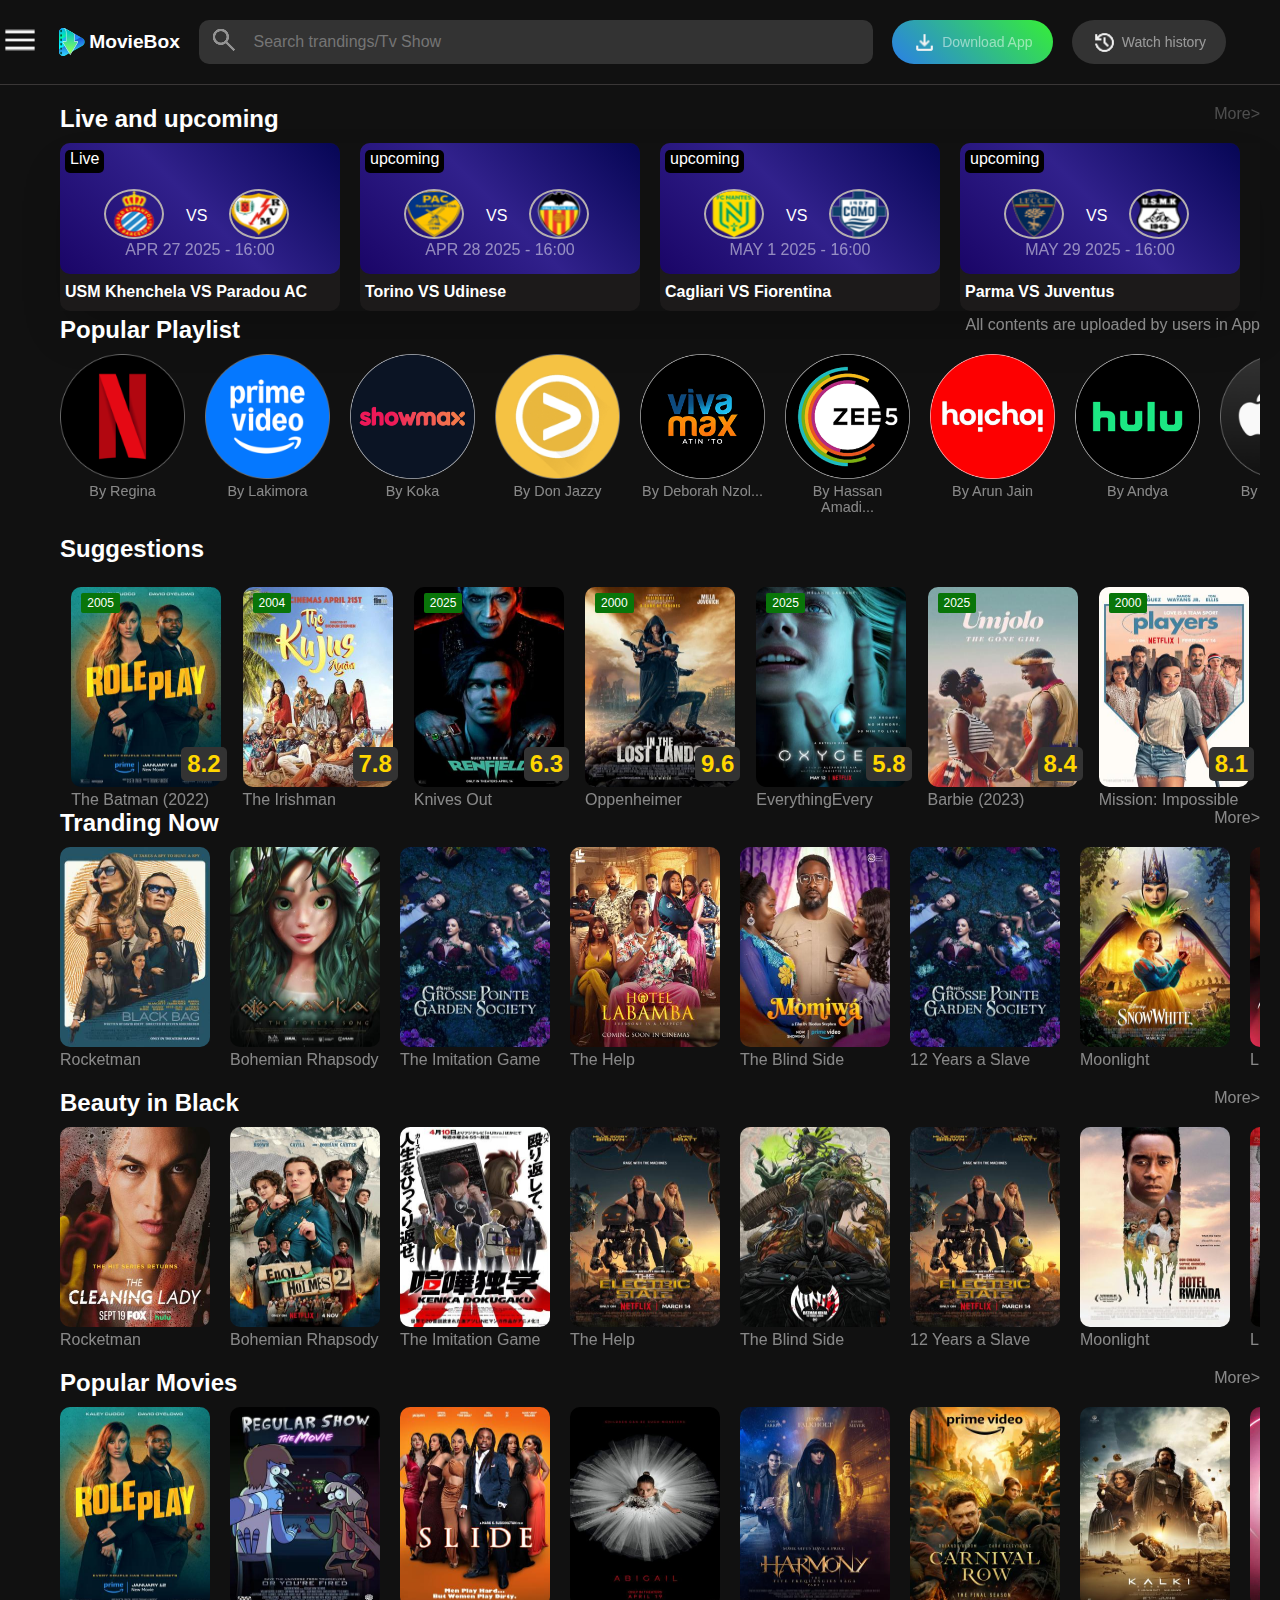
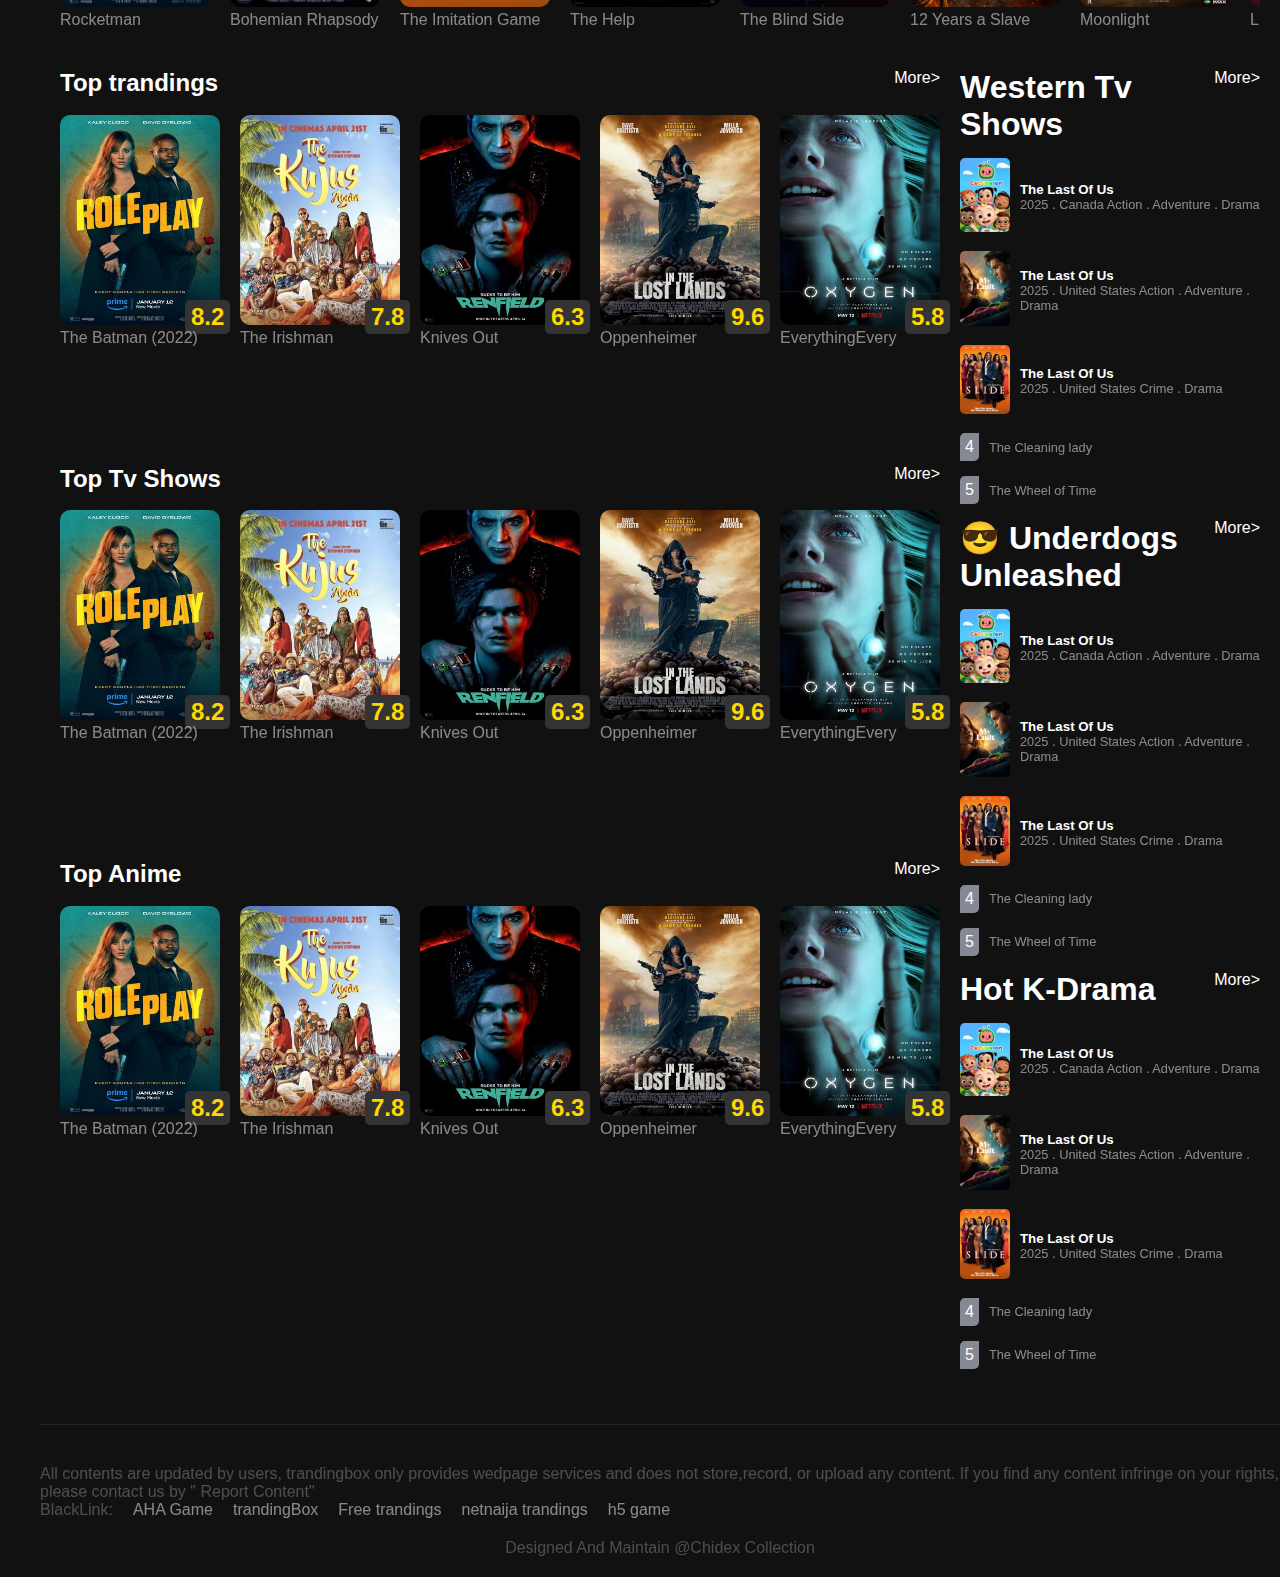
<file: index.html>
<!DOCTYPE html>
<html lang="en">

<head>
    <meta charset="UTF-8">
    <meta http-equiv="X-UA-Compatible" content="IE=edge">
    <meta name="viewport" content="width=device-width, initial-scale=1.0">
    <link rel="stylesheet" href="index.css">
    <title>moviebox</title>
</head>

<body>
    <header>
        <ul class="menu">
            <li>
                <img src="./image/menu.png" alt="" onclick="displaysidebar()">
                <div class="submenu">
                    <ul>
                        <li> <a href="#" ><img src="./img/home.svg" alt=""> home</a></li>
                        <li><a href="./movie.html" target="_top"><img src="./img/tv show.svg" alt=""> movie</a></li>
                        <li><a href="./Animation.html" target="_self"><img src="./img/animation.svg" alt=""> animation</a></li>
                        <li><a href="./TvShow.html" target="_self"><img src="./img/movie.svg" alt=""> tv-show</a></li>
                        <li>
                            <a href="./novel.html" target="_self"><img src="./img/novel.svg" alt=""> novel
                                <img src="./image/novel-hot.D_FY4Np1.gif" alt=""></a>
                        </li>
                    </ul>
                </div>

            </li>
        </ul>
        <a href="#" class="moviebox">
            <img src="./image/movielogo.svg" alt="">
            <h2>MovieBox</h2>
        </a>
        <div class="searchw">
            <div class="search">
                <input type="search" name="search" id="" placeholder=" Search trandings/Tv Show">
            </div>

        </div>
        <div class="downloads">
            <img src="image/download.png" alt="">
            <p>Download App</p>
        </div>
        <a href="#" class="download">
            <img src="image/history.png" alt="">
            <p>Watch history</p>
        </a>
    </header>
    <main>
        <!-- live and upcoming start from hear -->
        <section class="live_upcoming">
            <div class="more">
                <h2>Live and upcoming</h2>
                <p><a href="#"> More> </a></p>
            </div>
            <div class="liveupcoming">
                <div class="upcoming">
                    <div class="live">
                        <div class="upcoming1">Live</div>
                        <table>
                            <tr>
                                <td><img src="./image/b1.jpg" alt=""></td>
                                <td class="vs">VS</td>
                                <td><img src="./image/b2.jpg" alt=""></td>
                            </tr>
                        </table>
                        <p>APR 27 2025 - 16:00</p>
                    </div>
                    <h4>USM Khenchela VS Paradou AC</h4>
                </div>
                <div class="upcoming">
                    <div class="live">
                        <div class="upcoming1">upcoming</div>
                        <table>
                            <tr>
                                <td><img src="./image/b3.jpg" alt=""></td>
                                <td class="vs">VS</td>
                                <td><img src="./image/b4.jpg" alt=""></td>
                            </tr>
                        </table>
                        <p>APR 28 2025 - 16:00</p>
                    </div>
                    <h4>Torino VS Udinese</h4>
                </div>
                <div class="upcoming">
                    <div class="live">
                        <div class="upcoming1">upcoming</div>
                        <table>
                            <tr>
                                <td><img src="./image/b5.jpg" alt=""></td>
                                <td class="vs">VS</td>
                                <td><img src="./image/b6.jpg" alt=""></td>
                            </tr>
                        </table>
                        <p>MAY 1 2025 - 16:00</p>
                    </div>
                    <h4>Cagliari VS Fiorentina</h4>
                </div>
                <div class="upcoming">
                    <div class="live">
                        <div class="upcoming1">upcoming</div>
                        <table>
                            <tr>
                                <td><img src="./image/b7.jpg" alt=""></td>
                                <td class="vs">VS</td>
                                <td><img src="./image/b8.jpg" alt=""></td>
                            </tr>
                        </table>
                        <p>MAY 29 2025 - 16:00</p>
                    </div>
                    <h4>Parma VS Juventus</h4>
                </div>
                <div class="upcoming">
                    <div class="live">
                        <div class="upcoming1">upcoming</div>
                        <table>
                            <tr>
                                <td><img src="./image/b9.jpg" alt=""></td>
                                <td class="vs">VS</td>
                                <td><img src="./image/b10.jpg" alt=""></td>
                            </tr>
                        </table>
                        <p>JUN 28 2025 - 16:00</p>
                    </div>
                    <h4>Genoa VS Lazio</h4>
                </div>
                <div class="upcoming">
                    <div class="live">
                        <div class="upcoming1">upcoming</div>
                        <table>
                            <tr>
                                <td><img src="./image/b1.jpg" alt=""></td>
                                <td class="vs">VS</td>
                                <td><img src="./image/b8.jpg" alt=""></td>
                            </tr>
                        </table>
                        <p>JUN 30 2025 - 16:00</p>
                    </div>
                    <h4>Celta Vigo VS Villarreal</h4>
                </div>
                <div class="upcoming">
                    <div class="live">
                        <div class="upcoming1">upcoming</div>
                        <table>
                            <tr>
                                <td><img src="./image/b3.jpg" alt=""></td>
                                <td class="vs">VS</td>
                                <td><img src="./image/b10.jpg" alt=""></td>
                            </tr>
                        </table>
                        <p>JLY 29 2025 - 10:00</p>
                    </div>
                    <h4>Villarreal VS Paradou AC</h4>
                </div>
            </div>
            <!--live and upcoming ends hear  -->

        </section>

        <!-- popular playlist start hear -->
        <section class="popular_playlist">
            <div class="more">
                <h2>Popular Playlist</h2>
                <p>All contents are uploaded by users in App</p>
            </div>
            <div class="playlist">
                <a href="#" class="playlist1">
                    <img src="./image/1.png" alt="">
                    <p>By Regina</p>
                </a>
                <a href="#" class="playlist1">
                    <img src="./image/2.png" alt="">
                    <p>By Lakimora</p>
                </a>
                <a href="#" class="playlist1">
                    <img src="./image/3.png" alt="">
                    <p>By Koka</p>
                </a>
                <a href="#" class="playlist1">
                    <img src="./image/4.png" alt="">
                    <p>By Don Jazzy</p>
                </a>
                <a href="#" class="playlist1">
                    <img src="./image/5.png" alt="">
                    <p>By Deborah Nzol...</p>
                </a>
                <a href="#" class="playlist1">
                    <img src="./image/6.png" alt="">
                    <p>By Hassan Amadi...</p>
                </a>
                <a href="#" class="playlist1">
                    <img src="./image/7.png" alt="">
                    <p>By Arun Jain</p>
                </a>
                <a href="#" class="playlist1">
                    <img src="./image/8.png" alt="">
                    <p>By Andya</p>
                </a>
                <a href="#" class="playlist1">
                    <img src="./image/9.png" alt="">
                    <p>By Arf Yldrım</p>
                </a>
                <a href="#" class="playlist1">
                    <img src="./image/10.png" alt="">
                    <p>By samrawit</p>
            </a>
            </div>
        </section>

        <!-- popular playlist ends hear -->
        <section class="suggestions">
            <!-- suggestion start hear -->
            <h2>Suggestions</h2>
            <div class="suggest">
                <a href="#" class="suggest-card">
                    <div class="suggest-year">2005</div>
                    <div class="suggest_gade">
                        <h1>8.2</h1>
                    </div>
                    <img src="img/img31.jpg" alt="">
                    <p>The Batman (2022)</p>
                </a>
                <a href="#" class="suggest-card">
                    <div class="suggest-year">2004</div>
                    <div class="suggest_gade">
                        <h1>7.8</h1>
                    </div>
                    <img src="img/img32.jpg" alt="">
                    <p>The Irishman </p>
                </a>
                <a href="#" class="suggest-card">
                    <div class="suggest-year">2025</div>
                    <div class="suggest_gade">
                        <h1>6.3</h1>
                    </div>
                    <img src="img/img33.jpg" alt="">
                    <p>Knives Out</p>
                </a>
                <a href="#" class="suggest-card">
                    <div class="suggest-year">2000</div>
                    <div class="suggest_gade">
                        <h1>9.6</h1>
                    </div>
                    <img src="image/image599.jpg" alt="">
                    <p>Oppenheimer</p>
                </a>
                <a href="#" class="suggest-card">
                    <div class="suggest-year">2025</div>
                    <div class="suggest_gade">
                        <h1>5.8</h1>
                    </div>
                    <img src="img/img35.jpg" alt="">
                    <p>EverythingEvery</p>
                </a>
                <a href="#" class="suggest-card">
                    <div class="suggest-year">2025</div>
                    <div class="suggest_gade">
                        <h1>8.4</h1>
                    </div>
                    <img src="image/image58.jpg" alt="">
                    <p>Barbie (2023)</p>
                </a>
                <a href="#" class="suggest-card">
                    <div class="suggest-year">2000</div>
                    <div class="suggest_gade">
                        <h1>8.1</h1>
                    </div>
                    <img src="img/img37.jpg" alt="">
                    <p>Mission: Impossible</p>
                </a>
            </div>
        </section>
        <!-- suggestion ends hear -->

        <section class="Tranding_now">
            <!--Tranding now start hear  -->
            <div class="more">
                <h2>Tranding Now</h2>
                <a href="#"> More> </a>
            </div>
            <div class="tranding">
                <div class="tranding-card">
                    <div class="tranding_gade">
                    </div>
                    <img src="image/image53.jpg" alt="">
                    <p>Rocketman</p>
                </div>
                <div class="tranding-card">
                    <div class="tranding_gade">
                    </div>
                    <img src="img/img49.jpg" alt="">
                    <p>Bohemian Rhapsody</p>
                </div>
                <div class="tranding-card">
                    <div class="tranding_gade">
                    </div>
                    <img src="image/image52.jpg" alt="">
                    <p>The Imitation Game</p>
                </div>
                <div class="tranding-card">
                    <div class="tranding_gade">
                    </div>
                    <img src="img/img51.jpg" alt="">
                    <p>The Help</p>
                </div>
                <div class="tranding-card">
                    <div class="tranding_gade">
                    </div>
                    <img src="img/img52.jpeg" alt="">
                    <p>The Blind Side</p>
                </div>
                <div class="tranding-card">
                    <div class="tranding_gade">
                    </div>
                    <img src="image/image52.jpg" alt="">
                    <p>12 Years a Slave</p>
                </div>
                <div class="tranding-card">
                    <div class="tranding_gade">
                    </div>
                    <img src="img/img54.jpg" alt="">
                    <p> Moonlight</p>
                </div>
                <div class="tranding-card">
                    <div class="tranding_gade">
                    </div>
                    <img src="img/img55.jpg" alt="">
                    <p> Life of Pi </p>
                </div>
                <div class="tranding-card">
                    <div class="tranding_gade">
                    </div>
                    <img src="img/img56.jpg" alt="">
                    <p>Slumdog Millionaire</p>
                </div>
                <div class="tranding-card">
                    <div class="tranding_gade">
                    </div>
                    <img src="image/image50.jpg" alt="">
                    <p>The Shape of Water</p>
                </div>
                <div class="tranding-card">
                    <div class="tranding_gade">
                    </div>
                    <img src="image/image80.jpg" alt="">
                    <p>Us</p>
                </div>
                <div class="tranding-card">
                    <div class="tranding_gade">
                    </div>
                    <img src="image/image8.jpg" alt="">
                    <p>Get Out</p>
                </div>
                <div class="tranding-card">
                    <div class="tranding_gade">
                    </div>
                    <img src="image/image79.jpeg" alt="">
                    <p>The Conjuring</p>
                </div>
                <div class="tranding-card">
                    <div class="tranding_gade">
                    </div>
                    <img src="image/image78.jpg" alt="">
                    <p>A Quiet Place </p>
                </div>
                <div class="tranding-card">
                    <div class="tranding_gade">
                    </div>
                    <img src="image/image77.jpg" alt="">
                    <p>Fantastic Beasts</p>
                </div>
                <div class="tranding-card">
                    <div class="tranding_gade">
                    </div>
                    <img src="image/image76.jpg" alt="">
                    <p>Shazam! </p>
                </div>
            </div>

        </section>
        <!-- Tranding now ends hear -->

        <section class="beauty_in_black">
            <!-- Beauty in black starts hear -->
            <div class="more">
                <h2>Beauty in Black</h2>
                <a href="#"> More> </a>
            </div>
            <div class="tranding">
                <div class="tranding-card">
                    <div class="tranding_gade">
                    </div>
                    <img src="image/image50.jpg" alt="">
                    <p>Rocketman</p>
                </div>
                <div class="tranding-card">
                    <div class="tranding_gade">
                    </div>
                    <img src="img/img10.jpg" alt="">
                    <p>Bohemian Rhapsody</p>
                </div>
                <div class="tranding-card">
                    <div class="tranding_gade">
                    </div>
                    <img src="image/image21.jpg" alt="">
                    <p>The Imitation Game</p>
                </div>
                <div class="tranding-card">
                    <div class="tranding_gade">
                    </div>
                    <img src="img/img3.jpg" alt="">
                    <p>The Help</p>
                </div>
                <div class="tranding-card">
                    <div class="tranding_gade">
                    </div>
                    <img src="img/img22.jpg" alt="">
                    <p>The Blind Side</p>
                </div>
                <div class="tranding-card">
                    <div class="tranding_gade">
                    </div>
                    <img src="image/image23.jpg" alt="">
                    <p>12 Years a Slave</p>
                </div>
                <div class="tranding-card">
                    <div class="tranding_gade">
                    </div>
                    <img src="img/img24.jpg" alt="">
                    <p> Moonlight</p>
                </div>
                <div class="tranding-card">
                    <div class="tranding_gade">
                    </div>
                    <img src="img/img26.jpg" alt="">
                    <p> Life of Pi </p>
                </div>
                <div class="tranding-card">
                    <div class="tranding_gade">
                    </div>
                    <img src="img/img27.jpg" alt="">
                    <p>Slumdog Millionaire</p>
                </div>
                <div class="tranding-card">
                    <div class="tranding_gade">
                    </div>
                    <img src="image/image11.jpg" alt="">
                    <p>The Shape of Water</p>
                </div>
                <div class="tranding-card">
                    <div class="tranding_gade">
                    </div>
                    <img src="image/image30.jpg" alt="">
                    <p>Us</p>
                </div>
                <div class="tranding-card">
                    <div class="tranding_gade">
                    </div>
                    <img src="image/image31.jpeg" alt="">
                    <p>Get Out</p>
                </div>
                <div class="tranding-card">
                    <div class="tranding_gade">
                    </div>
                    <img src="image/image17.jpg" alt="">
                    <p>The Conjuring</p>
                </div>
                <div class="tranding-card">
                    <div class="tranding_gade">
                    </div>
                    <img src="image/image2 (2).jpg" alt="">
                    <p>A Quiet Place </p>
                </div>
                <div class="tranding-card">
                    <div class="tranding_gade">
                    </div>
                    <img src="image/image58 (2).jpg" alt="">
                    <p>Fantastic Beasts</p>
                </div>
                <div class="tranding-card">
                    <div class="tranding_gade">
                    </div>
                    <img src="image/image9.jpg" alt="">
                    <p>Shazam! </p>
                </div>
        </section>
        <!--Beauty in black ends hear  -->

        <section class="popular_trandings">
            <!-- popular trandings starts hear -->
            <div class="more">
                <h2>Popular Movies</h2>
                <a href="#"> More> </a>
            </div>
            <div class="tranding">
                <div class="tranding-card">
                    <div class="tranding_gade">
                    </div>
                    <img src="./img/img31.jpg" alt="">
                    <p>Rocketman</p>
                </div>
                <div class="tranding-card">
                    <div class="tranding_gade">
                    </div>
                    <img src="img/img14.jpg" alt="">
                    <p>Bohemian Rhapsody</p>
                </div>
                <div class="tranding-card">
                    <div class="tranding_gade">
                    </div>
                    <img src="img/img19.jpg" alt="">
                    <p>The Imitation Game</p>
                </div>
                <div class="tranding-card">
                    <div class="tranding_gade">
                    </div>
                    <img src="img/img20.jpg" alt="">
                    <p>The Help</p>
                </div>
                <div class="tranding-card">
                    <div class="tranding_gade">
                    </div>
                    <img src="img/img40.jpg" alt="">
                    <p>The Blind Side</p>
                </div>
                <div class="tranding-card">
                    <div class="tranding_gade">
                    </div>
                    <img src="image/image70.jpg" alt="">
                    <p>12 Years a Slave</p>
                </div>
                <div class="tranding-card">
                    <div class="tranding_gade">
                    </div>
                    <img src="img/img8.jpg" alt="">
                    <p> Moonlight</p>
                </div>
                <div class="tranding-card">
                    <div class="tranding_gade">
                    </div>
                    <img src="img/img27.jpg" alt="">
                    <p> Life of Pi </p>
                </div>
                <div class="tranding-card">
                    <div class="tranding_gade">
                    </div>
                    <img src="img/img50.jpg" alt="">
                    <p>Slumdog Millionaire</p>
                </div>
                <div class="tranding-card">
                    <div class="tranding_gade">
                    </div>
                    <img src="image/image60.jpg" alt="">
                    <p>The Shape of Water</p>
                </div>
                <div class="tranding-card">
                    <div class="tranding_gade">
                    </div>
                    <img src="image/image39.jpg" alt="">
                    <p>Us</p>
                </div>
                <div class="tranding-card">
                    <div class="tranding_gade">
                    </div>
                    <img src="image/image52.jpg" alt="">
                    <p>Get Out</p>
                </div>
                <div class="tranding-card">
                    <div class="tranding_gade">
                    </div>
                    <img src="img/img41.jpg" alt="">
                    <p>The Conjuring</p>
                </div>
                <div class="tranding-card">
                    <div class="tranding_gade">
                    </div>
                    <img src="img/img44.jpg" alt="">
                    <p>A Quiet Place </p>
                </div>
                <div class="tranding-card">
                    <div class="tranding_gade">
                    </div>
                    <img src="image/image15.jpg" alt="">
                    <p>Fantastic Beasts</p>
                </div>
                <div class="tranding-card">
                    <div class="tranding_gade">
                    </div>
                    <img src="img/img69.jpg" alt="">
                    <p>Shazam! </p>
                </div>

        </section>
        <!-- popular trandings ends hear -->
        <section class="foraside">
            <section class="top_trandings">
                <!-- Top trandings starts hear -->
                <article class="topmovie">
                    <div class="top">
                        <h2>Top trandings</h2>
                        <a href="#"> More> </a>
                    </div>
                    <div class="topmovies">
                        <a href="#" class="topmovie-card">
                            <div class="topmovie_gade">
                                <h1>8.2</h1>
                            </div>
                            <img src="img/img31.jpg" alt="">
                            <p>The Batman (2022)</p>
                        </a>
                        <a href="#" class="topmovie-card">
                            <div class="topmovie_gade">
                                <h1>7.8</h1>
                            </div>
                            <img src="img/img32.jpg" alt="">
                            <p>The Irishman </p>
                        </a>
                        <a href="#" class="topmovie-card">
                            <div class="topmovie_gade">
                                <h1>6.3</h1>
                            </div>
                            <img src="img/img33.jpg" alt="">
                            <p>Knives Out</p>
                        </a>
                        <a href="#" class="topmovie-card">
                            <div class="topmovie_gade">
                                <h1>9.6</h1>
                            </div>
                            <img src="image/image599.jpg" alt="">
                            <p>Oppenheimer</p>
                        </a>
                        <a href="#" class="topmovie-card">
                            <div class="topmovie_gade">
                                <h1>5.8</h1>
                            </div>
                            <img src="img/img35.jpg" alt="">
                            <p>EverythingEvery</p>
                        </a>
                    </div>
                </article>
                <article class="topmovie">
                    <div class="top">
                        <h2>Top Tv Shows</h2>
                        <a href="#"> More> </a>
                    </div>
                    <div class="topmovies">
                        <a href="#" class="topmovie-card">
                            <div class="topmovie_gade">
                                <h1>8.2</h1>
                            </div>
                            <img src="img/img31.jpg" alt="">
                            <p>The Batman (2022)</p>
                        </a>
                        <a href="#" class="topmovie-card">
                            <div class="topmovie_gade">
                                <h1>7.8</h1>
                            </div>
                            <img src="img/img32.jpg" alt="">
                            <p>The Irishman </p>
                        </a>
                        <a href="#" class="topmovie-card">
                            <div class="topmovie_gade">
                                <h1>6.3</h1>
                            </div>
                            <img src="img/img33.jpg" alt="">
                            <p>Knives Out</p>
                        </a>
                        <a href="#" class="topmovie-card">
                            <div class="topmovie_gade">
                                <h1>9.6</h1>
                            </div>
                            <img src="image/image599.jpg" alt="">
                            <p>Oppenheimer</p>
                        </a>
                        <a href="#" class="topmovie-card">
                            <div class="topmovie_gade">
                                <h1>5.8</h1>
                            </div>
                            <img src="img/img35.jpg" alt="">
                            <p>EverythingEvery</p>
                        </a>
                    </div>
                </article>
                <article class="topmovie">
                    <div class="top">
                        <h2>Top Anime</h2>
                        <a href="#"> More> </a>
                    </div>
                    <div class="topmovies">
                        <a href="#" class="topmovie-card">
                            <div class="topmovie_gade">
                                <h1>8.2</h1>
                            </div>
                            <img src="img/img31.jpg" alt="">
                            <p>The Batman (2022)</p>
                        </a>
                        <a href="#" class="topmovie-card">
                            <div class="topmovie_gade">
                                <h1>7.8</h1>
                            </div>
                            <img src="img/img32.jpg" alt="">
                            <p>The Irishman </p>
                        </a>
                        <a href="#" class="topmovie-card">
                            <div class="topmovie_gade">
                                <h1>6.3</h1>
                            </div>
                            <img src="img/img33.jpg" alt="">
                            <p>Knives Out</p>
                        </a>
                        <a href="#" class="topmovie-card">
                            <div class="topmovie_gade">
                                <h1>9.6</h1>
                            </div>
                            <img src="image/image599.jpg" alt="">
                            <p>Oppenheimer</p>
                        </a>
                        <a href="#" class="topmovie-card">
                            <div class="topmovie_gade">
                                <h1>5.8</h1>
                            </div>
                            <img src="img/img35.jpg" alt="">
                            <p>EverythingEvery</p>
                        </a>
                    </div>
                </article>
            </section>
            <section class="asider">
                <aside>
                    <div class="show">
                        <h1>Western Tv Shows</h1>
                        <a href="#"> More> </a>
                    </div>
                    <a href="#" class="last">
                        <div><img src="image/c22.jpg" alt=""></div>
                        <div>
                            <h5>The Last Of Us</h5>
                            <p>2025 . Canada Action . Adventure . Drama</p>
                        </div>
                    </a>
                    <a href="#" class="last">
                        <div><img src="image/image39.jpg" alt=""></div>
                        <div>
                            <h5>The Last Of Us</h5>
                            <p>2025 . United States Action . Adventure . Drama</p>
                        </div>
                    </a>
                    <a href="#" class="last">
                        <div><img src="img/img19.jpg" alt=""></div>
                        <div>
                            <h5>The Last Of Us</h5>
                            <p>2025 . United States Crime . Drama
                            </p>
                        </div>
                    </a>
                    <a href="#" class="last">
                        <div class="the">4</div>
                        <p>The Cleaning lady</p>
                    </a>
                    <a href="#" class="last">
                        <div class="the">5</div>
                        <p>The Wheel of Time</p>
                    </a>

                </aside>
                <aside>
                    <div class="show">
                        <h1>😎 Underdogs Unleashed</h1>
                        <a href="#"> More> </a>
                    </div>
                    <a href="#" class="last">
                        <div><img src="image/c22.jpg" alt=""></div>
                        <div>
                            <h5>The Last Of Us</h5>
                            <p>2025 . Canada Action . Adventure . Drama</p>
                        </div>
                    </a>
                    <a href="#" class="last">
                        <div><img src="image/image39.jpg" alt=""></div>
                        <div>
                            <h5>The Last Of Us</h5>
                            <p>2025 . United States Action . Adventure . Drama</p>
                        </div>
                    </a>
                    <a href="#" class="last">
                        <div><img src="img/img19.jpg" alt=""></div>
                        <div>
                            <h5>The Last Of Us</h5>
                            <p>2025 . United States Crime . Drama
                            </p>
                        </div>
                    </a>
                    <a href="#" class="last">
                        <div class="the">4</div>
                        <p>The Cleaning lady</p>
                    </a>
                    <a href="#" class="last">
                        <div class="the">5</div>
                        <p>The Wheel of Time</p>
                    </a>
                </aside>
                <aside>
                    <div class="show">
                        <h1>Hot K-Drama</h1>
                        <a href="#"> More> </a>
                    </div>
                    <a href="#" class="last">
                        <div><img src="image/c22.jpg" alt=""></div>
                        <div>
                            <h5>The Last Of Us</h5>
                            <p>2025 . Canada Action . Adventure . Drama</p>
                        </div>
                    </a>
                    <a href="#" class="last">
                        <div><img src="image/image39.jpg" alt=""></div>
                        <div>
                            <h5>The Last Of Us</h5>
                            <p>2025 . United States Action . Adventure . Drama</p>
                        </div>
                    </a>
                    <a href="#" class="last">
                        <div><img src="img/img19.jpg" alt=""></div>
                        <div>
                            <h5>The Last Of Us</h5>
                            <p>2025 . United States Crime . Drama
                            </p>
                        </div>
                    </a>
                    <a href="#" class="last">
                        <div class="the">4</div>
                        <p>The Cleaning lady</p>
                    </a>
                    <a href="#" class="last">
                        <div class="the">5</div>
                        <p>The Wheel of Time</p>
                    </a>
                </aside>
            </section>
        </section>
    </main>
    <footer>
        <p>All contents are updated by users, trandingbox only provides wedpage services and does not store,record, or
            upload any
            content. If you find any content infringe on your rights, please contact us by "<a href="#"> Report
                Content</a>"</p>
        <div class="novel_footer">
            <p>BlackLink:</p>
            <a href="#"> AHA Game</a>
            <a href="#">trandingBox</a>
            <a href="#">Free trandings</a>
            <a href="#">netnaija trandings</a>
            <a href="#">h5 game</a>
        </div>
        <div class="chidex">
            designed and maintain @chidex collection
        </div>
    </footer>
<script>
    function displaysidebar() {
        sideBar = document.querySelector('.submenu');
        sideBar.style.display = 'inline-block'
    }
    // function displaysidebar() {
    //     sideBar = document.querySelector('.side-bar')
    //     sideBar.style.display = 'none'
    // }
</script>
</body>

</html>
</file>
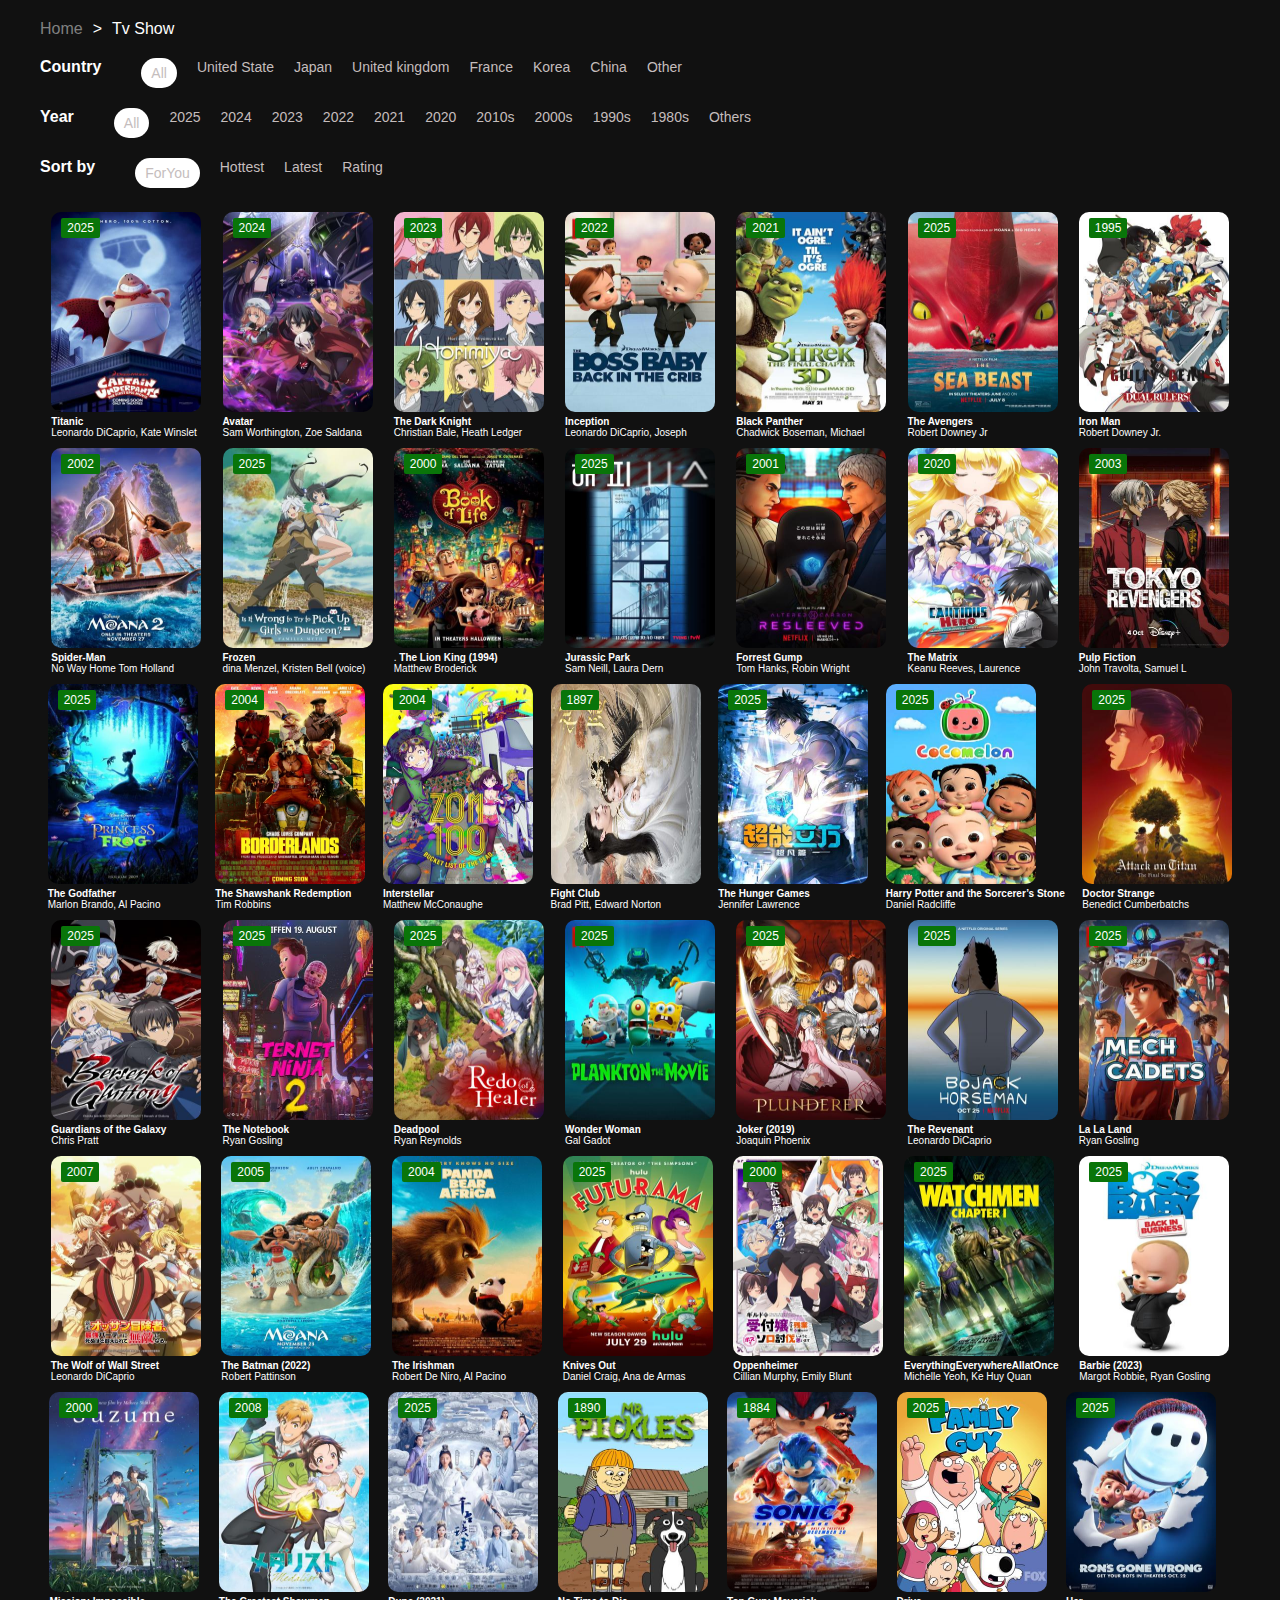
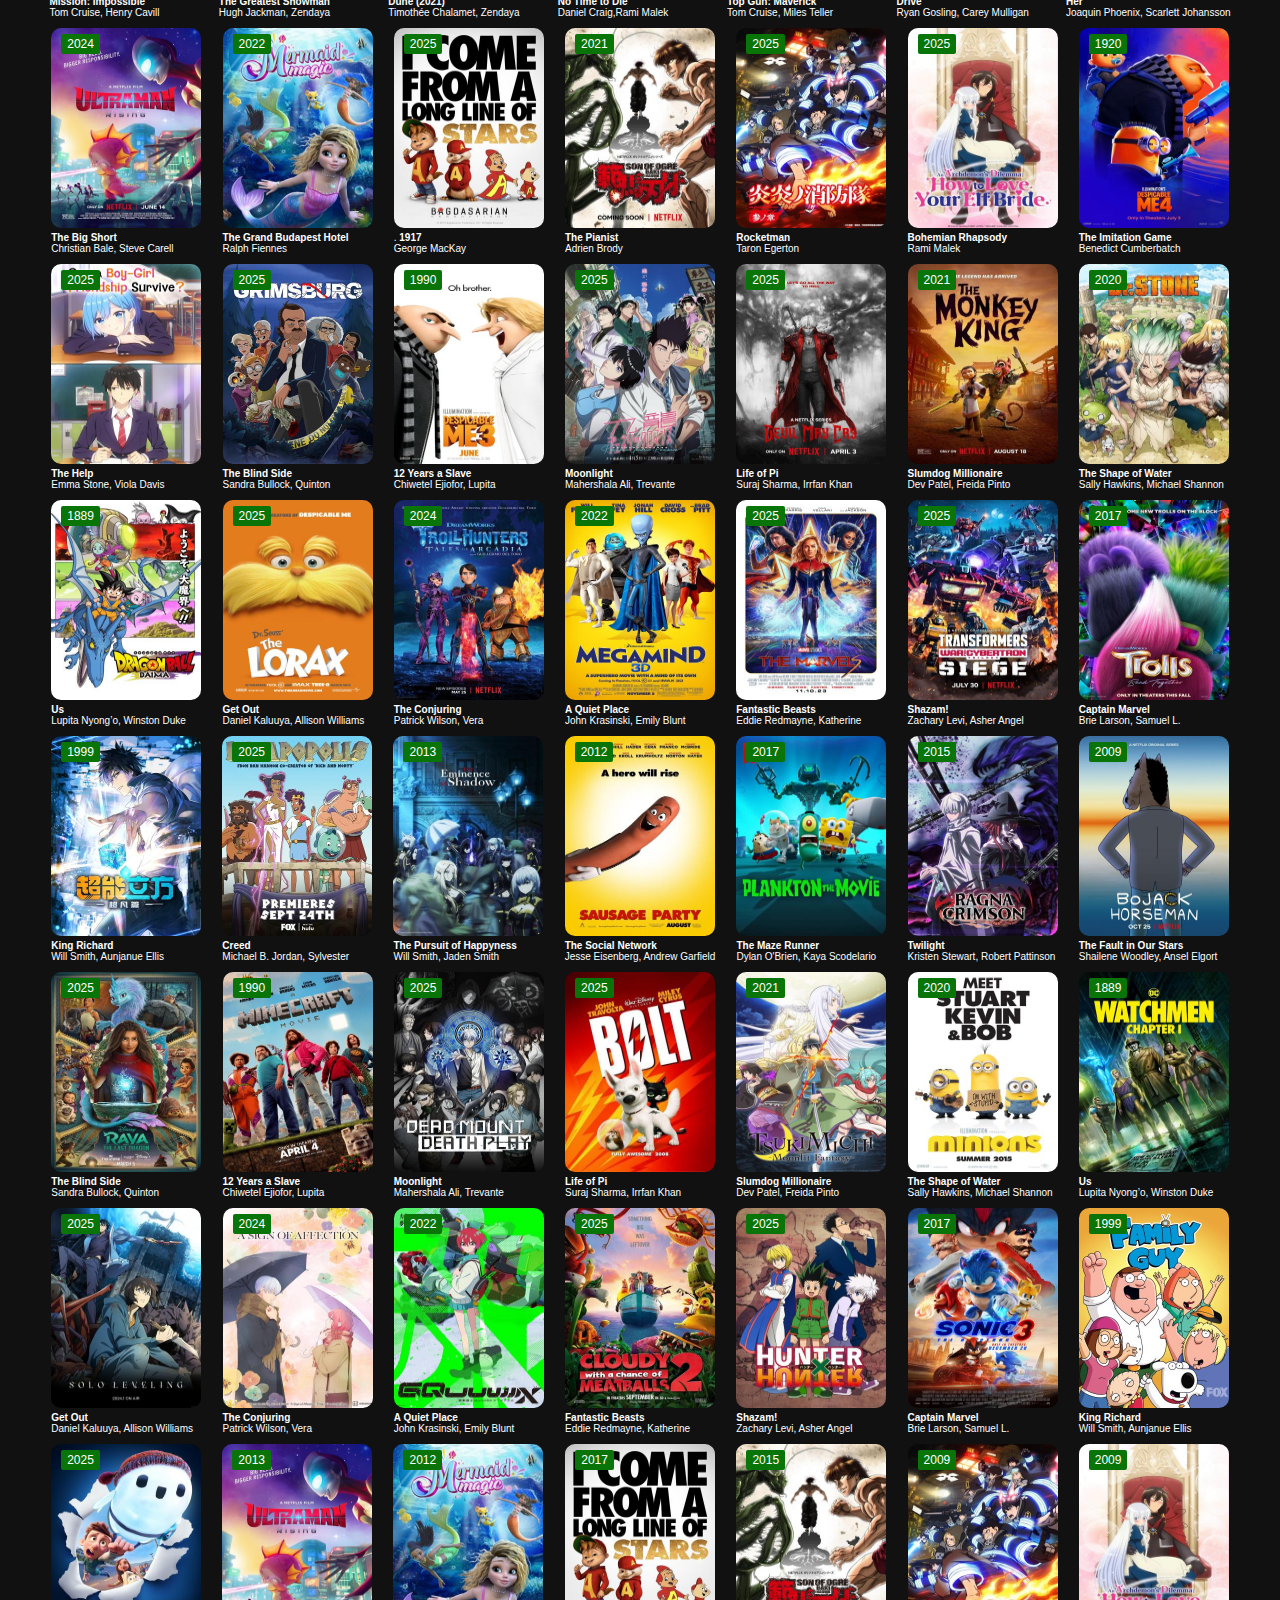
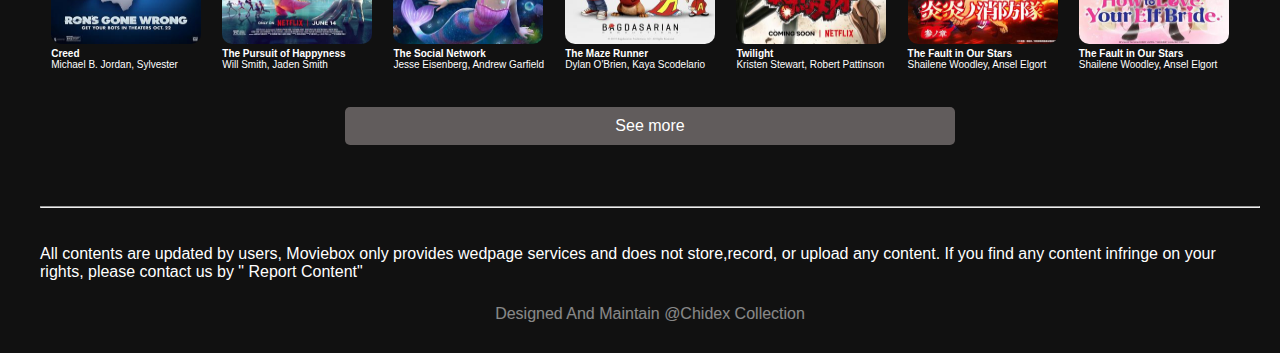
<file: Animation.html>
<!DOCTYPE html>
<html lang="en">

<head>
    <meta charset="UTF-8">
    <meta http-equiv="X-UA-Compatible" content="IE=edge">
    <meta name="viewport" content="width=device-width, initial-scale=1.0">
    <link rel="stylesheet" href="movie.css">
    <title>Animation</title>
</head>

<body>
    <main>
        <!-- first layer -->
        <section class="filter">
            <div><a href="./index.html">Home</a></div>
            <div> > </div>
            <div><a href="#">Tv Show</a></div>
        </section>
        <section>
            <!-- Add more countries as needed -->
            <div class="filter-section">
                <div class="filter-title">Country</div>
                <div class="filter-options">
                    <div class="filter-option active"><a href="">All</a></div>
                    <div class="filter-option"><a href="#">United State</a></div>
                    <div class="filter-option"><a href="#">Japan</a></div>
                    <div class="filter-option"><a href="#">United kingdom</a></div>
                    <div class="filter-option"><a href="#">France</a></div>
                    <div class="filter-option"><a href="#">Korea</a></div>
                    <div class="filter-option"><a href="#">China</a></div>
                    <div class="filter-option"><a href="#">Other</a></div>

                </div>
            </div>

            <div class="filter-section">
                <div class="filter-title">Year</div>
                <div class="filter-options">
                    <div class="filter-option active"><a href="#">All</a></div>
                    <div class="filter-option"> <a href="#">2025</a></div>
                    <div class="filter-option"><a href="#">2024</a></div>
                    <div class="filter-option"><a href="#">2023</a></div>
                    <div class="filter-option"><a href="#">2022</a></div>
                    <div class="filter-option"><a href="#">2021</a></div>
                    <div class="filter-option"><a href="#">2020</a></div>
                    <div class="filter-option"><a href="#">2010s</a></div>
                    <div class="filter-option"><a href="#">2000s</a></div>
                    <div class="filter-option"><a href="#">1990s</a></div>
                    <div class="filter-option"><a href="#">1980s</a></div>
                    <div class="filter-option"> <a href="#">Others</a></div>
                    <!-- Add more years as needed -->
                </div>
            </div>

            <div class="filter-section">
                <div class="filter-title">Sort by</div>
                <div class="filter-options">
                    <div class="filter-option active"><a href="#">ForYou</a></div>
                    <div class="filter-option"><a href="#">Hottest</a></div>
                    <div class="filter-option"><a href="#">Latest</a></div>
                    <div class="filter-option"><a href="#">Rating</a></div>

                </div>
            </div>
            <!-- first layer endding -->
        </section>
        <section>
            <!-- second layer -->
            <div class="movies">
                <div class="movie-card">
                    <div class="movie-year">2025</div>
                    <img src="image/c1.jpg" alt="">
                    <p>
                        <b>Titanic</b><br>
                        Leonardo DiCaprio, Kate Winslet
                    </p>
                </div>
                <div class="movie-card">
                    <div class="movie-year">2024</div>
                    <img src="image/c2.jpg" alt="">
                    <p>
                        <b>Avatar</b> <br>
                        Sam Worthington, Zoe Saldana
                    </p>
                </div>
                <div class="movie-card">
                    <div class="movie-year">2023</div>
                    <img src="image/c3.jpg" alt="">
                    <p>
                        <b>The Dark Knight</b><br>
                        Christian Bale, Heath Ledger
                    </p>
                </div>
                <div class="movie-card">
                    <div class="movie-year">2022</div>
                    <img src="image/c4.jpg" alt="">
                    <p>
                        <b>Inception</b><br>
                        Leonardo DiCaprio, Joseph
                    </p>
                </div>
                <div class="movie-card">
                    <div class="movie-year">2021</div>
                    <img src="image/c5.jpg" alt="">
                    <p>
                        <b>Black Panther</b><br>
                        Chadwick Boseman, Michael
                    </p>
                </div>
                <div class="movie-card">
                    <div class="movie-year">2025</div>
                    <img src="image/c6.jpg" alt="">
                    <p>
                        <b>The Avengers</b><br>
                        Robert Downey Jr
                    </p>
                </div>
                <div class="movie-card">
                    <div class="movie-year">1995</div>
                    <img src="image/c7.jpg" alt="">
                    <p>
                        <b>Iron Man</b> <br>
                        Robert Downey Jr.
                    </p>
                </div>
                <div class="movie-card">
                    <div class="movie-year">2002</div>
                    <img src="image/c8.jpg" alt="">
                    <p><b>Spider-Man</b><br> No Way Home Tom Holland</p>
                </div>
                <div class="movie-card">
                    <div class="movie-year">2025</div>
                    <img src="image/c10.jpg" alt="">
                    <p><b>Frozen</b><br>dina Menzel, Kristen Bell (voice)</p>
                </div>
                <div class="movie-card">
                    <div class="movie-year">2000</div>
                    <img src="image/c12.jpg" alt="">
                    <p>.<b> The Lion King (1994) </b><br>Matthew Broderick</p>
                </div>
                <div class="movie-card">
                    <div class="movie-year">2025</div>
                    <img src="image/c13.jpg" alt="">
                    <p><b> Jurassic Park </b><br> Sam Neill, Laura Dern</p>
                </div>
                <div class="movie-card">
                    <div class="movie-year">2001</div>
                    <img src="image/c14.jpg" alt="">
                    <p><b> Forrest Gump </b><br>Tom Hanks, Robin Wright</p>
                </div>
                <div class="movie-card">
                    <div class="movie-year">2020</div>
                    <img src="image/c15.jpg" alt="">
                    <p><b> The Matrix </b><br> Keanu Reeves, Laurence</p>
                </div>
                <div class="movie-card">
                    <div class="movie-year">2003</div>
                    <img src="image/c16.jpg" alt="">
                    <p><b> Pulp Fiction</b><br> John Travolta, Samuel L</p>
                </div>
                <div class="movie-card">
                    <div class="movie-year">2025</div>
                    <img src="image/c17.jpg" alt="">
                    <p><b> The Godfather</b><br> Marlon Brando, Al Pacino</p>
                </div>
                <div class="movie-card">
                    <div class="movie-year">2004</div>
                    <img src="image/c18.jpg" alt="">
                    <p><b> The Shawshank Redemption</b><br> Tim Robbins</p>
                </div>
                <div class="movie-card">
                    <div class="movie-year">2004</div>
                    <img src="image/c19.jpg" alt="">
                    <p><b> Interstellar</b><br> Matthew McConaughe</p>
                </div>
                <div class="movie-card">
                    <div class="movie-year">1897</div>
                    <img src="image/c20.jpg" alt="">
                    <p><b> Fight Club </b><br> Brad Pitt, Edward Norton</p>
                </div>
                <div class="movie-card">
                    <div class="movie-year">2025</div>
                    <img src="image/ca21.jpg" alt="">
                    <p><b> The Hunger Games </b><br> Jennifer Lawrence</p>
                </div>
                <div class="movie-card">
                    <div class="movie-year">2025</div>
                    <img src="image/c22.jpg" alt="">
                    <p><b> Harry Potter and the Sorcerer’s Stone</b><br> Daniel Radcliffe</p>
                </div>
                <div class="movie-card">
                    <div class="movie-year">2025</div>
                    <img src="image/c23.jpg" alt="">
                    <p><b> Doctor Strange</b><br> Benedict Cumberbatchs</p>
                </div>
                <div class="movie-card">
                    <div class="movie-year">2025</div>
                    <img src="image/c24.jpg" alt="">
                    <p><b> Guardians of the Galaxy </b><br> Chris Pratt</p>
                </div>
                <div class="movie-card">
                    <div class="movie-year">2025</div>
                    <img src="image/c25.jpg" alt="">
                    <p><b> The Notebook</b><br> Ryan Gosling</p>
                </div>
                <div class="movie-card">
                    <div class="movie-year">2025</div>
                    <img src="image/c26.jpg" alt="">
                    <p><b> Deadpool</b><br>Ryan Reynolds</p>
                </div>
                <div class="movie-card">
                    <div class="movie-year">2025</div>
                    <img src="image/ca27.jpg" alt="">
                    <p><b> Wonder Woman</b><br> Gal Gadot</p>
                </div>
                <div class="movie-card">
                    <div class="movie-year">2025</div>
                    <img src="image/c28.jpg" alt="">
                    <p><b> Joker (2019) </b><br> Joaquin Phoenix</p>
                </div>
                <div class="movie-card">
                    <div class="movie-year">2025</div>
                    <img src="./image/ca29.jpg" alt="">
                    <p><b> The Revenant </b><br> Leonardo DiCaprio</p>
                </div>
                <div class="movie-card">
                    <div class="movie-year">2025</div>
                    <img src="image/c30.jpg" alt="">
                    <p><b> La La Land</b><br> Ryan Gosling</p>
                </div>
                <div class="movie-card">
                    <div class="movie-year">2007</div>
                    <img src="image/c31.jpg" alt="">
                    <p><b> The Wolf of Wall Street</b><br> Leonardo DiCaprio</p>
                </div>
                <div class="movie-card">
                    <div class="movie-year">2005</div>
                    <img src="image/c33.jpg" alt="">
                    <p><b> The Batman (2022) </b><br> Robert Pattinson</p>
                </div>
                <div class="movie-card">
                    <div class="movie-year">2004</div>
                    <img src="image/c34.jpg" alt="">
                    <p><b> The Irishman </b><br>Robert De Niro, Al Pacino</p>
                </div>
                <div class="movie-card">
                    <div class="movie-year">2025</div>
                    <img src="image/c35.jpg" alt="">
                    <p><b> Knives Out</b><br> Daniel Craig, Ana de Armas</p>
                </div>
                <div class="movie-card">
                    <div class="movie-year">2000</div>
                    <img src="image/c36.jpg" alt="">
                    <p><b> Oppenheimer </b><br> Cillian Murphy, Emily Blunt</p>
                </div>
                <div class="movie-card">
                    <div class="movie-year">2025</div>
                    <img src="image/ca37.jpg" alt="">
                    <p><b> EverythingEverywhereAllatOnce</b><br> Michelle Yeoh, Ke Huy Quan</p>
                </div>
                <div class="movie-card">
                    <div class="movie-year">2025</div>
                    <img src="image/c38.jpg" alt="">
                    <p><b> Barbie (2023) </b><br> Margot Robbie, Ryan Gosling</p>
                </div>
                <div class="movie-card">
                    <div class="movie-year">2000</div>
                    <img src="image/c39.jpg" alt="">
                    <p><b> Mission: Impossible</b><br>Tom Cruise, Henry Cavill</p>
                </div>
                <div class="movie-card">
                    <div class="movie-year">2008</div>
                    <img src="image/c40.jpg" alt="">
                    <p><b> The Greatest Showman </b><br>Hugh Jackman, Zendaya</p>
                </div>
                <div class="movie-card">
                    <div class="movie-year">2025</div>
                    <img src="image/c41.jpg" alt="">
                    <p><b> Dune (2021) </b><br> Timothée Chalamet, Zendaya</p>
                </div>
                <div class="movie-card">
                    <div class="movie-year">1890</div>
                    <img src="image/c42.jpg" alt="">
                    <p><b> No Time to Die</b><br>Daniel Craig,Rami Malek</p>
                </div>
                <div class="movie-card">
                    <div class="movie-year">1884</div>
                    <img src="image/ca43.jpg" alt="">
                    <p><b> Top Gun: Maverick </b><br> Tom Cruise, Miles Teller</p>
                </div>
                <div class="movie-card">
                    <div class="movie-year">2025</div>
                    <img src="image/ca44.jpg" alt="">
                    <p><b> Drive </b><br>Ryan Gosling, Carey Mulligan</p>
                </div>
                <div class="movie-card">
                    <div class="movie-year">2025</div>
                    <img src="image/ca45.jpg" alt="">
                    <p><b> Her </b><br>Joaquin Phoenix, Scarlett Johansson</p>
                </div>
                <div class="movie-card">
                    <div class="movie-year">2024</div>
                    <img src="image/ca46.jpg" alt="">
                    <p><b> The Big Short </b><br> Christian Bale, Steve Carell</p>
                </div>
                <div class="movie-card">
                    <div class="movie-year">2022</div>
                    <img src="image/ca47.jpg" alt="">
                    <p><b> The Grand Budapest Hotel </b><br>Ralph Fiennes</p>
                </div>
                <div class="movie-card">
                    <div class="movie-year">2025</div>
                    <img src="image/ca48.jpg" alt="">
                    <p>.<b> 1917 </b><br>George MacKay</p>
                </div>
                <div class="movie-card">
                    <div class="movie-year">2021</div>
                    <img src="image/ca49.jpg" alt="">
                    <p><b> The Pianist </b><br>Adrien Brody</p>
                </div>
                <div class="movie-card">
                    <div class="movie-year">2025</div>
                    <img src="image/ca50.jpg" alt="">
                    <p><b> Rocketman</b><br> Taron Egerton</p>
                </div>
                <div class="movie-card">
                    <div class="movie-year">2025</div>
                    <img src="image/ca51.jpg" alt="">
                    <p><b> Bohemian Rhapsody </b><br> Rami Malek</p>
                </div>
                <div class="movie-card">
                    <div class="movie-year">1920</div>
                    <img src="image/ca1.jpg" alt="">
                    <p><b> The Imitation Game </b><br> Benedict Cumberbatch</p>
                </div>
                <div class="movie-card">
                    <div class="movie-year">2025</div>
                    <img src="image/ca2.jpg" alt="">
                    <p><b> The Help </b><br> Emma Stone, Viola Davis</p>
                </div>
                <div class="movie-card">
                    <div class="movie-year">2025</div>
                    <img src="image/ca3.jpg" alt="">
                    <p><b> The Blind Side</b><br> Sandra Bullock, Quinton</p>
                </div>
                <div class="movie-card">
                    <div class="movie-year">1990</div>
                    <img src="image/ca6.jpg" alt="">
                    <p><b> 12 Years a Slave</b><br> Chiwetel Ejiofor, Lupita</p>
                </div>
                <div class="movie-card">
                    <div class="movie-year">2025</div>
                    <img src="image/ca8.jpg" alt="">
                    <p><b> Moonlight </b><br> Mahershala Ali, Trevante</p>
                </div>
                <div class="movie-card">
                    <div class="movie-year">2025</div>
                    <img src="image/ca11.jpg" alt="">
                    <p><b> Life of Pi </b><br> Suraj Sharma, Irrfan Khan</p>
                </div>
                <div class="movie-card">
                    <div class="movie-year">2021</div>
                    <img src="image/ca12.jpg" alt="">
                    <p><b> Slumdog Millionaire </b><br>Dev Patel, Freida Pinto</p>
                </div>
                <div class="movie-card">
                    <div class="movie-year">2020</div>
                    <img src="image/ca13.jpg" alt="">
                    <p><b> The Shape of Water</b><br> Sally Hawkins, Michael Shannon</p>
                </div>
                <div class="movie-card">
                    <div class="movie-year">1889</div>
                    <img src="image/ca14.jpg" alt="">
                    <p><b> Us</b><br> Lupita Nyong’o, Winston Duke</p>
                </div>
                <div class="movie-card">
                    <div class="movie-year">2025</div>
                    <img src="image/ca15.jpg" alt="">
                    <p><b> Get Out</b><br> Daniel Kaluuya, Allison Williams</p>
                </div>
                <div class="movie-card">
                    <div class="movie-year">2024</div>
                    <img src="image/ca16.jpg" alt="">
                    <p><b> The Conjuring</b><br> Patrick Wilson, Vera</p>
                </div>
                <div class="movie-card">
                    <div class="movie-year">2022</div>
                    <img src="image/ca17.jpg" alt="">
                    <p><b> A Quiet Place </b><br> John Krasinski, Emily Blunt</p>
                </div>
                <div class="movie-card">
                    <div class="movie-year">2025</div>
                    <img src="image/ca18.jpg" alt="">
                    <p><b> Fantastic Beasts</b><br> Eddie Redmayne, Katherine </p>
                </div>
                <div class="movie-card">
                    <div class="movie-year">2025</div>
                    <img src="image/ca19.jpg" alt="">
                    <p><b> Shazam! </b><br> Zachary Levi, Asher Angel</p>
                </div>
                <div class="movie-card">
                    <div class="movie-year">2017</div>
                    <img src="image/ca20.jpg" alt="">
                    <p><b> Captain Marvel </b><br> Brie Larson, Samuel L.</p>
                </div>
                <div class="movie-card">
                    <div class="movie-year">1999</div>
                    <img src="image/ca21.jpg" alt="">
                    <p><b> King Richard</b><br> Will Smith, Aunjanue Ellis</p>
                </div>
                <div class="movie-card">
                    <div class="movie-year">2025</div>
                    <img src="image/ca23.jpg" alt="">
                    <p><b> Creed</b><br> Michael B. Jordan, Sylvester </p>
                </div>
                <div class="movie-card">
                    <div class="movie-year">2013</div>
                    <img src="image/ca24.jpg" alt="">
                    <p><b> The Pursuit of Happyness</b><br> Will Smith, Jaden Smith</p>
                </div>
                <div class="movie-card">
                    <div class="movie-year">2012</div>
                    <img src="image/ca25.jpg" alt="">
                    <p><b> The Social Network </b><br>Jesse Eisenberg, Andrew Garfield</p>
                </div>
                <div class="movie-card">
                    <div class="movie-year">2017</div>
                    <img src="image/ca27.jpg" alt="">
                    <p><b> The Maze Runner </b><br>Dylan O'Brien, Kaya Scodelario</p>
                </div>
                <div class="movie-card">
                    <div class="movie-year">2015</div>
                    <img src="image/ca28.jpg" alt="">
                    <p><b> Twilight</b><br> Kristen Stewart, Robert Pattinson</p>
                </div>
                <div class="movie-card">
                    <div class="movie-year">2009</div>
                    <img src="image/ca29.jpg" alt="">
                    <p><b> The Fault in Our Stars</b><br> Shailene Woodley, Ansel Elgort</p>
                </div>
                <div class="movie-card">
                    <div class="movie-year">2025</div>
                    <img src="image/ca30.jpg" alt="">
                    <p><b> The Blind Side</b><br> Sandra Bullock, Quinton</p>
                </div>
                <div class="movie-card">
                    <div class="movie-year">1990</div>
                    <img src="image/ca31.jpg" alt="">
                    <p><b> 12 Years a Slave</b><br> Chiwetel Ejiofor, Lupita</p>
                </div>
                <div class="movie-card">
                    <div class="movie-year">2025</div>
                    <img src="image/ca70.jpg" alt="">
                    <p><b> Moonlight </b><br> Mahershala Ali, Trevante</p>
                </div>
                <div class="movie-card">
                    <div class="movie-year">2025</div>
                    <img src="image/ca34.jpg" alt="">
                    <p><b> Life of Pi </b><br> Suraj Sharma, Irrfan Khan</p>
                </div>
                <div class="movie-card">
                    <div class="movie-year">2021</div>
                    <img src="image/ca35.jpg" alt="">
                    <p><b> Slumdog Millionaire </b><br>Dev Patel, Freida Pinto</p>
                </div>
                <div class="movie-card">
                    <div class="movie-year">2020</div>
                    <img src="image/ca36.jpg" alt="">
                    <p><b> The Shape of Water</b><br> Sally Hawkins, Michael Shannon</p>
                </div>
                <div class="movie-card">
                    <div class="movie-year">1889</div>
                    <img src="image/ca37.jpg" alt="">
                    <p><b> Us</b><br> Lupita Nyong’o, Winston Duke</p>
                </div>
                <div class="movie-card">
                    <div class="movie-year">2025</div>
                    <img src="image/ca38.jpg" alt="">
                    <p><b> Get Out</b><br> Daniel Kaluuya, Allison Williams</p>
                </div>
                <div class="movie-card">
                    <div class="movie-year">2024</div>
                    <img src="image/ca39.jpg" alt="">
                    <p><b> The Conjuring</b><br> Patrick Wilson, Vera</p>
                </div>
                <div class="movie-card">
                    <div class="movie-year">2022</div>
                    <img src="image/ca40.jpg" alt="">
                    <p><b> A Quiet Place </b><br> John Krasinski, Emily Blunt</p>
                </div>
                <div class="movie-card">
                    <div class="movie-year">2025</div>
                    <img src="image/ca41.jpg" alt="">
                    <p><b> Fantastic Beasts</b><br> Eddie Redmayne, Katherine </p>
                </div>
                <div class="movie-card">
                    <div class="movie-year">2025</div>
                    <img src="image/ca42.jpg" alt="">
                    <p><b> Shazam! </b><br> Zachary Levi, Asher Angel</p>
                </div>
                <div class="movie-card">
                    <div class="movie-year">2017</div>
                    <img src="image/ca43.jpg" alt="">
                    <p><b> Captain Marvel </b><br> Brie Larson, Samuel L.</p>
                </div>
                <div class="movie-card">
                    <div class="movie-year">1999</div>
                    <img src="image/ca44.jpg" alt="">
                    <p><b> King Richard</b><br> Will Smith, Aunjanue Ellis</p>
                </div>
                <div class="movie-card">
                    <div class="movie-year">2025</div>
                    <img src="image/ca45.jpg" alt="">
                    <p><b> Creed</b><br> Michael B. Jordan, Sylvester </p>
                </div>
                <div class="movie-card">
                    <div class="movie-year">2013</div>
                    <img src="image/ca46.jpg" alt="">
                    <p><b> The Pursuit of Happyness</b><br> Will Smith, Jaden Smith</p>
                </div>
                <div class="movie-card">
                    <div class="movie-year">2012</div>
                    <img src="image/ca47.jpg" alt="">
                    <p><b> The Social Network </b><br>Jesse Eisenberg, Andrew Garfield</p>
                </div>
                <div class="movie-card">
                    <div class="movie-year">2017</div>
                    <img src="image/ca48.jpg" alt="">
                    <p><b> The Maze Runner </b><br>Dylan O'Brien, Kaya Scodelario</p>
                </div>
                <div class="movie-card">
                    <div class="movie-year">2015</div>
                    <img src="image/ca49.jpg" alt="">
                    <p><b> Twilight</b><br> Kristen Stewart, Robert Pattinson</p>
                </div>
                <div class="movie-card">
                    <div class="movie-year">2009</div>
                    <img src="image/ca50.jpg" alt="">
                    <p><b> The Fault in Our Stars</b><br> Shailene Woodley, Ansel Elgort</p>
                </div>
                <div class="movie-card">
                    <div class="movie-year">2009</div>
                    <img src="image/ca51.jpg" alt="">
                    <p><b> The Fault in Our Stars</b><br> Shailene Woodley, Ansel Elgort</p>
                </div>


                <!-- Add more movie cards as needed -->
            </div>
            <div class="seemore">
                <a href="#">See more</a>
            </div>

        </section>
        <hr>
        <footer class="footers">
            <p>All contents are updated by users, Moviebox only provides wedpage services and does not store,record, or
                upload any content. If you find any content infringe on your rights, please contact us by "<a href="#">
                    Report Content</a>"</p>
            <div class="chidex">
                designed and maintain @chidex collection
            </div>
        </footer>

    </main>
</body>

</html>
</file>
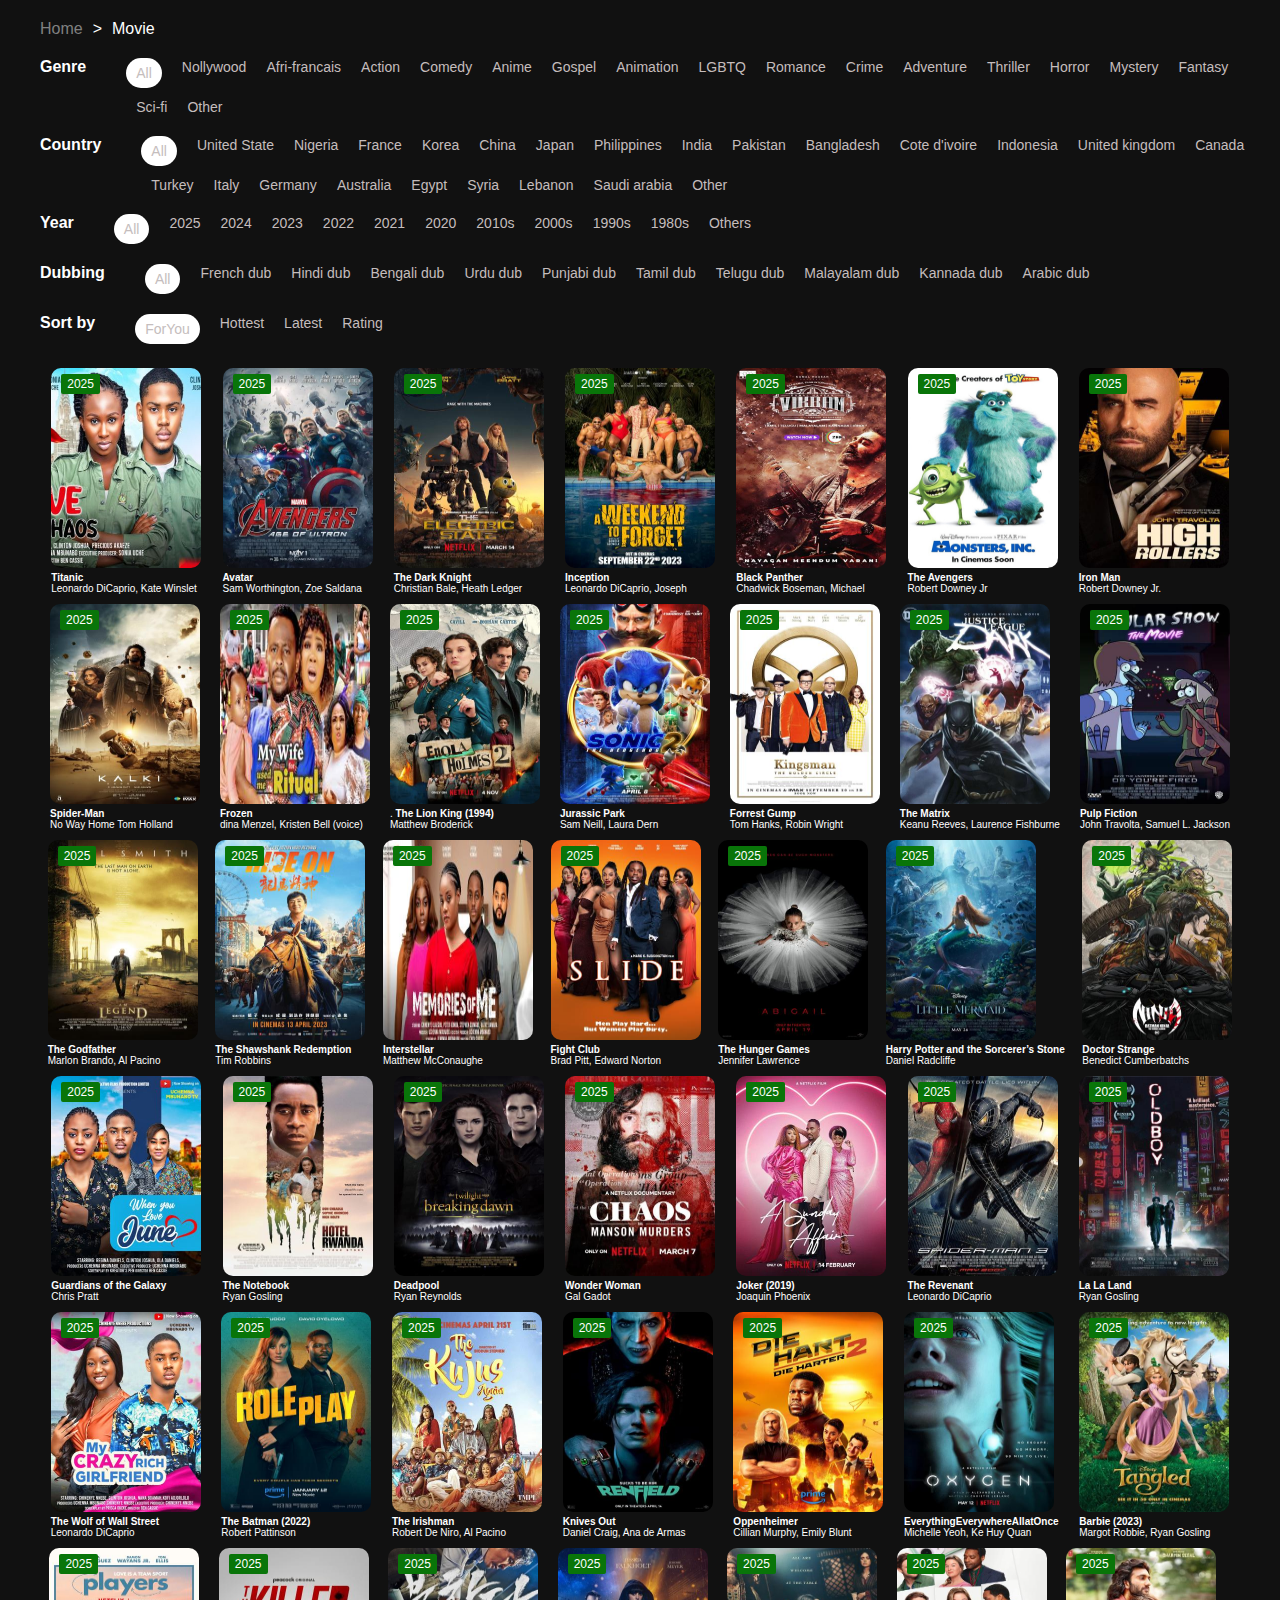
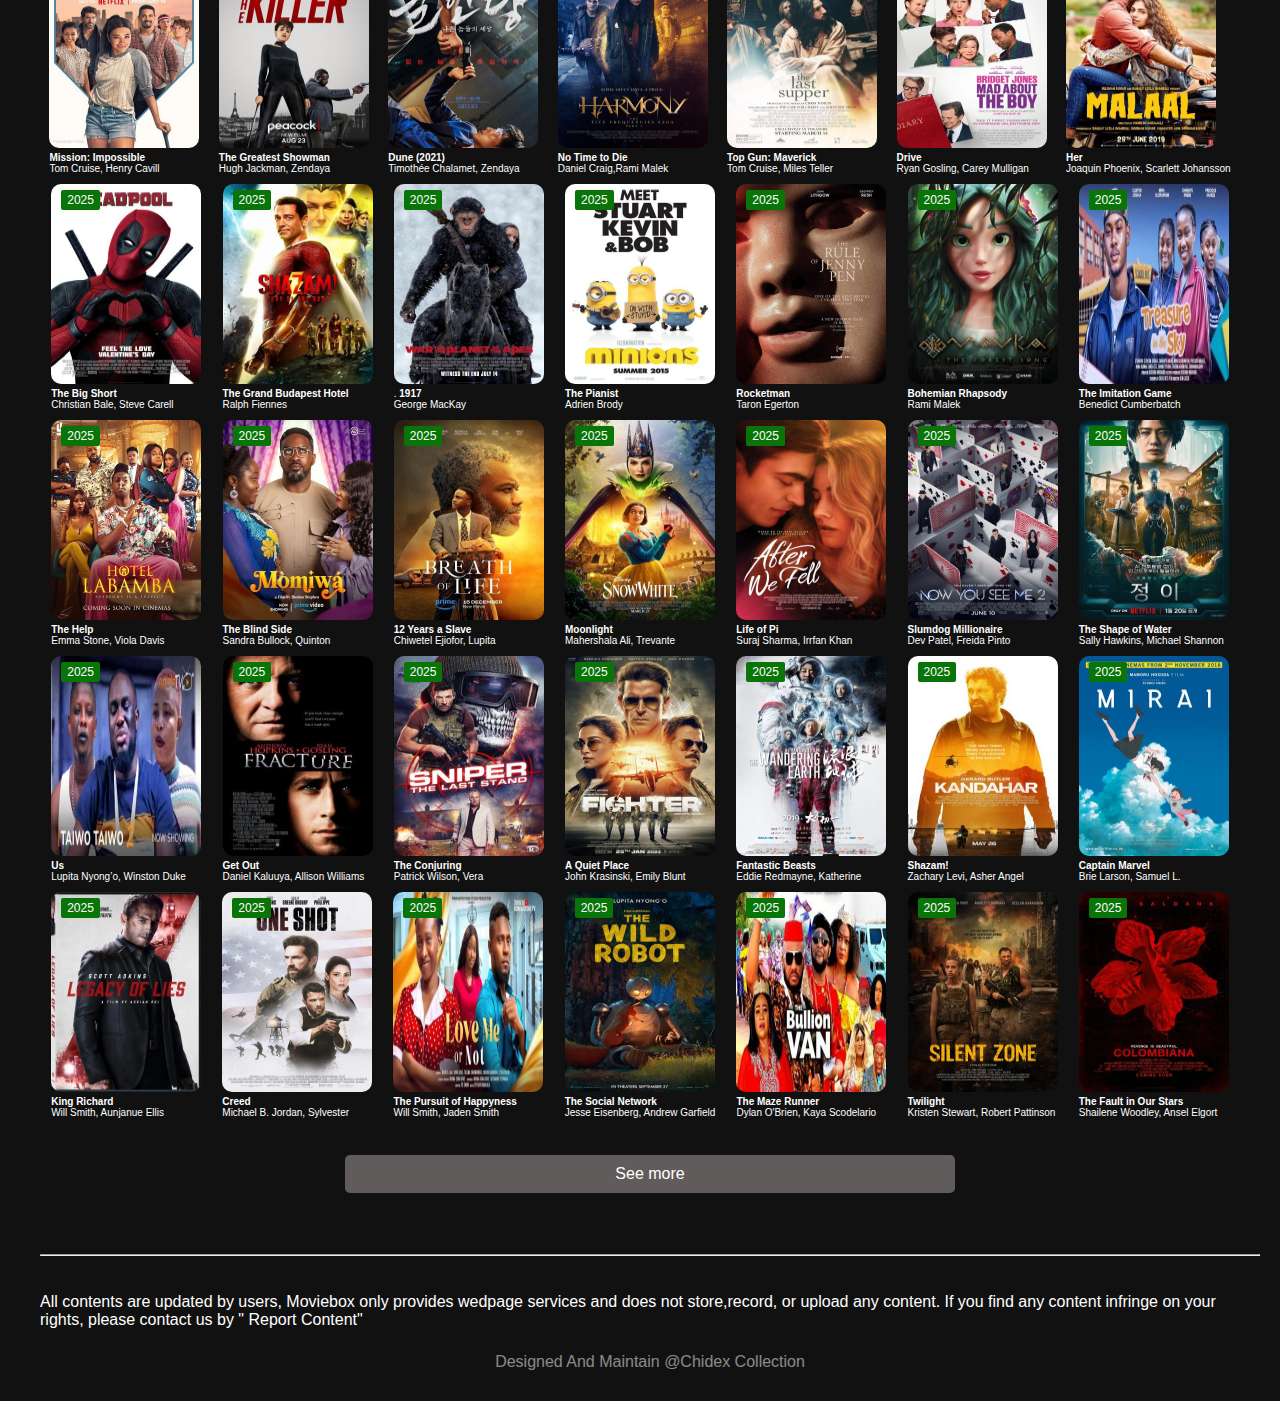
<file: movie.html>
<!DOCTYPE html>
<html lang="en">
<head>
    <meta charset="UTF-8">
    <meta http-equiv="X-UA-Compatible" content="IE=edge">
    <meta name="viewport" content="width=device-width, initial-scale=1.0">
    <link rel="stylesheet" href="movie.css">
    <title>Movies</title>
</head>
<body> 
    <main> 
        <section class="filter">
            <div><a href="./index.html">Home</a></div>
            <div> > </div>
            <div><a href="#">Movie</a></div>
        </section>
        <section>
            <!-- Add more countries as needed -->
            <div class="filter-section">
                <div class="filter-title">Genre</div>
                <div class="filter-options">
                    <div class="filter-option active"><a href="">All</a></div>
                    <div class="filter-option"><a href="#">Nollywood</a></div>
                    <div class="filter-option"><a href="#">Afri-francais</a></div>
                    <div class="filter-option"><a href="#">Action</a></div>
                    <div class="filter-option"><a href="#">Comedy</a></div>
                    <div class="filter-option"><a href="#">Anime</a></div>
                    <div class="filter-option"><a href="#">Gospel</a></div>
                    <div class="filter-option"><a href="#">Animation</a></div>
                    <div class="filter-option"><a href="#">LGBTQ</a></div>
                    <div class="filter-option"><a href="#">Romance</a></div>
                    <div class="filter-option"><a href="#">Crime</a></div>
                    <div class="filter-option"><a href="#">Adventure</a></div>
                    <div class="filter-option"> <a href="#">Thriller</a></div>
                    <div class="filter-option"><a href="#">Horror</a></div>
                    <div class="filter-option"><a href="#">Mystery</a></div>
                    <div class="filter-option"><a href="#">Fantasy</a></div>
                    <div class="filter-option"><a href="#">Sci-fi</a></div>
                    <div class="filter-option"><a href="#">Other</a></div>
                </div>
            </div>
                    <div class="filter-section">
                        <div class="filter-title">Country</div>
                        <div class="filter-options">
                            <div class="filter-option active"><a href="">All</a></div>
                            <div class="filter-option"><a href="#">United State</a></div>
                            <div class="filter-option"><a href="#">Nigeria</a></div>
                            <div class="filter-option"><a href="#">France</a></div>
                            <div class="filter-option"><a href="#">Korea</a></div>
                            <div class="filter-option"><a href="#">China</a></div>
                            <div class="filter-option"><a href="#">Japan</a></div>
                            <div class="filter-option"><a href="#">Philippines</a></div>
                            <div class="filter-option"><a href="#">India</a></div>
                            <div class="filter-option"><a href="#">Pakistan</a></div>
                            <div class="filter-option"><a href="#">Bangladesh</a></div>
                            <div class="filter-option"><a href="#">Cote d'ivoire</a></div>
                            <div class="filter-option"> <a href="#">Indonesia</a></div>
                            <div class="filter-option"><a href="#">United kingdom</a></div>
                            <div class="filter-option"><a href="#">Canada</a></div>
                            <div class="filter-option"><a href="#">Turkey</a></div>
                            <div class="filter-option"><a href="#">Italy</a></div>
                            <div class="filter-option"><a href="#">Germany</a></div>
                            <div class="filter-option"><a href="#">Australia</a></div>
                            <div class="filter-option"> <a href="#">Egypt</a></div>
                            <div class="filter-option"><a href="#">Syria</a></div>
                            <div class="filter-option"><a href="#">Lebanon</a></div>
                            <div class="filter-option"> <a href="#">Saudi arabia</a></div>
                            <div class="filter-option"><a href="#">Other</a></div>
      
                        </div>
                    </div>
                    
                    <div class="filter-section">
                        <div class="filter-title">Year</div>
                        <div class="filter-options">
                            <div class="filter-option active"><a href="#">All</a></div>
                            <div class="filter-option"> <a href="#">2025</a></div>
                            <div class="filter-option"><a href="#">2024</a></div>
                            <div class="filter-option"><a href="#">2023</a></div>
                            <div class="filter-option"><a href="#">2022</a></div>
                            <div class="filter-option"><a href="#">2021</a></div>
                            <div class="filter-option"><a href="#">2020</a></div>
                            <div class="filter-option"><a href="#">2010s</a></div>
                            <div class="filter-option"><a href="#">2000s</a></div>
                            <div class="filter-option"><a href="#">1990s</a></div>
                            <div class="filter-option"><a href="#">1980s</a></div>
                            <div class="filter-option"> <a href="#">Others</a></div>
                            <!-- Add more years as needed -->
                        </div>
                    </div>
                    
                    <div class="filter-section">
                        <div class="filter-title">Dubbing</div>
                        <div class="filter-options">
                            <div class="filter-option active"><a href="#">All</a></div>
                            <div class="filter-option"><a href="#">French dub</a></div>
                            <div class="filter-option">  <a href="#">Hindi dub</a></div>
                            <div class="filter-option"> <a href="#">Bengali dub</a></div>
                            <div class="filter-option"><a href="#">Urdu dub</a></div>
                            <div class="filter-option"><a href="#">Punjabi dub</a></div>
                            <div class="filter-option"><a href="#">Tamil dub</a></div>
                            <div class="filter-option"><a href="#">Telugu dub</a></div>
                            <div class="filter-option"><a href="#">Malayalam dub</a></div>
                            <div class="filter-option"><a href="#">Kannada dub</a></div>
                            <div class="filter-option"><a href="#">Arabic dub</a></div>
                            <!-- Add more dubbing options as needed -->    
                        </div>
                    </div>
                    
                    <div class="filter-section">
                        <div class="filter-title">Sort by</div>
                        <div class="filter-options">
                            <div class="filter-option active"><a href="#">ForYou</a></div>
                            <div class="filter-option"><a href="#">Hottest</a></div>
                            <div class="filter-option"><a href="#">Latest</a></div>
                            <div class="filter-option"><a href="#">Rating</a></div>
                            
                        </div>
                    </div>
        </section>
        <section>
            <div class="movies">
                <div class="movie-card">
                    <div class="movie-year">2025</div>
                    <img src="img/img71.jpeg" alt="">
                    <p>
                        <b>Titanic</b><br>
                        Leonardo DiCaprio, Kate Winslet
                    </p>
                </div>
                <div class="movie-card">
                    <div class="movie-year">2025</div>
                    <img src="./img/img2.jpg" alt="">
                    <p>
                        <b>Avatar</b> <br> 
                        Sam Worthington, Zoe Saldana
                    </p>
                </div>
                <div class="movie-card">
                    <div class="movie-year">2025</div>
                    <img src="./img/img3.jpg" alt="">
                    <p>
                        <b>The Dark Knight</b><br>
                        Christian Bale, Heath Ledger
                    </p>
                </div>
                <div class="movie-card">
                    <div class="movie-year">2025</div>
                    <img src="./img/img4.jpg" alt="">
                    <p>
                        <b>Inception</b><br>
                        Leonardo DiCaprio, Joseph 
                    </p>
                </div>
                <div class="movie-card">
                    <div class="movie-year">2025</div>
                    <img src="./img/img5.jpg" alt="">
                    <p>
                        <b>Black Panther</b><br>
                        Chadwick Boseman, Michael
                    </p>
                </div>
                <div class="movie-card">
                    <div class="movie-year">2025</div>
                    <img src="./img/img6.jpg" alt="">
                    <p>
                        <b>The Avengers</b><br>
                        Robert Downey Jr
                    </p>
                </div>
                <div class="movie-card">
                    <div class="movie-year">2025</div>
                    <img src="./img/img7.jpg" alt="">
                    <p>
                        <b>Iron Man</b> <br> 
                        Robert Downey Jr.
                    </p>
                </div>
                <div class="movie-card">
                    <div class="movie-year">2025</div>
                    <img src="./img/img8.jpg" alt="">
                    <p><b>Spider-Man</b><br> No Way Home Tom Holland</p>
                </div>
                <div class="movie-card">
                    <div class="movie-year">2025</div>
                    <img src="./img/img9.jpg" alt="">
                    <p><b>Frozen</b><br>dina Menzel, Kristen Bell (voice)</p>
                </div>
                <div class="movie-card">
                    <div class="movie-year">2025</div>
                    <img src="./img/img10.jpg" alt="">
                    <p>.<b> The Lion King (1994) </b><br>Matthew Broderick</p>
                </div>
                <div class="movie-card">
                    <div class="movie-year">2025</div>
                    <img src="./img/img11.jpg" alt="">
                    <p><b> Jurassic Park </b><br> Sam Neill, Laura Dern</p>
                </div>
                <div class="movie-card">
                    <div class="movie-year">2025</div>
                    <img src="./img/img12.jpg" alt="">
                    <p><b> Forrest Gump </b><br>Tom Hanks, Robin Wright</p>
                </div>
                <div class="movie-card">
                    <div class="movie-year">2025</div>
                    <img src="./img/img13.jpg" alt="">
                    <p><b> The Matrix </b><br> Keanu Reeves, Laurence Fishburne</p>
                </div>
                <div class="movie-card">
                    <div class="movie-year">2025</div>
                    <img src="./img/img14.jpg" alt="">
                    <p><b> Pulp Fiction</b><br> John Travolta, Samuel L. Jackson</p>
                </div>
                <div class="movie-card">
                    <div class="movie-year">2025</div>
                    <img src="./img/img15.jpg" alt="">
                    <p><b> The Godfather</b><br> Marlon Brando, Al Pacino</p>
                </div>
                <div class="movie-card">
                    <div class="movie-year">2025</div>
                    <img src="./img/img16.jpg" alt="">
                    <p><b> The Shawshank Redemption</b><br> Tim Robbins</p>
                </div>
                <div class="movie-card">
                    <div class="movie-year">2025</div>
                    <img src="./img/img17.jpeg" alt="">
                    <p><b> Interstellar</b><br> Matthew McConaughe</p>
                </div>
                <div class="movie-card">
                    <div class="movie-year">2025</div>
                    <img src="./img/img19.jpg" alt="">
                    <p><b> Fight Club </b><br> Brad Pitt, Edward Norton</p>
                </div>
                <div class="movie-card">
                    <div class="movie-year">2025</div>
                    <img src="./img/img20.jpg" alt="">
                    <p><b> The Hunger Games </b><br> Jennifer Lawrence</p>
                </div>
                <div class="movie-card">
                    <div class="movie-year">2025</div>
                    <img src="./img/img21.jpg" alt="">
                    <p><b> Harry Potter and the Sorcerer’s Stone</b><br> Daniel Radcliffe</p>
                </div>
                <div class="movie-card">
                    <div class="movie-year">2025</div>
                    <img src="img/img22.jpg" alt="">
                    <p><b> Doctor Strange</b><br> Benedict Cumberbatchs</p>
                </div><div class="movie-card">
                    <div class="movie-year">2025</div>
                    <img src="img/img23.jpeg" alt="">
                    <p><b> Guardians of the Galaxy </b><br> Chris Pratt</p>
                </div>
                <div class="movie-card">
                    <div class="movie-year">2025</div>
                    <img src="img/img24.jpg" alt="">
                    <p><b> The Notebook</b><br> Ryan Gosling</p>
                </div>
                <div class="movie-card">
                    <div class="movie-year">2025</div>
                    <img src="img/img25.jpg" alt="">
                    <p><b> Deadpool</b><br>Ryan Reynolds</p>
                </div>
                <div class="movie-card">
                    <div class="movie-year">2025</div>
                    <img src="img/img26.jpg" alt="">
                    <p><b> Wonder Woman</b><br> Gal Gadot</p>
                </div>
                <div class="movie-card">
                    <div class="movie-year">2025</div>
                    <img src="img/img27.jpg" alt="">
                    <p><b> Joker (2019) </b><br> Joaquin Phoenix</p>
                </div>
                <div class="movie-card">
                    <div class="movie-year">2025</div>
                    <img src="./img/img28.jpg" alt="">
                    <p><b> The Revenant </b><br> Leonardo DiCaprio</p>
                </div>
                <div class="movie-card">
                    <div class="movie-year">2025</div>
                    <img src="img/img29.jpg" alt="">
                    <p><b> La La Land</b><br> Ryan Gosling</p>
                </div>
                <div class="movie-card">
                    <div class="movie-year">2025</div>
                    <img src="img/img30.jpeg" alt="">
                    <p><b> The Wolf of Wall Street</b><br> Leonardo DiCaprio</p>
                </div>
                <div class="movie-card">
                    <div class="movie-year">2025</div>
                    <img src="img/img31.jpg" alt="">
                    <p><b> The Batman (2022) </b><br> Robert Pattinson</p>
                </div>
                <div class="movie-card">
                    <div class="movie-year">2025</div>
                    <img src="img/img32.jpg" alt="">
                    <p><b> The Irishman </b><br>Robert De Niro, Al Pacino</p>
                </div>
                <div class="movie-card">
                    <div class="movie-year">2025</div>
                    <img src="img/img33.jpg" alt="">
                    <p><b> Knives Out</b><br> Daniel Craig, Ana de Armas</p>
                </div>
                <div class="movie-card">
                    <div class="movie-year">2025</div>
                    <img src="img/img34.jpg" alt="">
                    <p><b> Oppenheimer </b><br> Cillian Murphy, Emily Blunt</p>
                </div>
                <div class="movie-card">
                    <div class="movie-year">2025</div>
                    <img src="img/img35.jpg" alt="">
                    <p><b> EverythingEverywhereAllatOnce</b><br> Michelle Yeoh, Ke Huy Quan</p>
                </div>
                <div class="movie-card">
                    <div class="movie-year">2025</div>
                    <img src="img/img36.jpg" alt="">
                    <p><b> Barbie (2023) </b><br> Margot Robbie, Ryan Gosling</p>
                </div>
                <div class="movie-card">
                    <div class="movie-year">2025</div>
                    <img src="img/img37.jpg" alt="">
                    <p><b> Mission: Impossible</b><br>Tom Cruise, Henry Cavill</p>
                </div>
                <div class="movie-card">
                    <div class="movie-year">2025</div>
                    <img src="img/img38.jpg" alt="">
                    <p><b> The Greatest Showman </b><br>Hugh Jackman, Zendaya</p>
                </div>
                <div class="movie-card">
                    <div class="movie-year">2025</div>
                    <img src="img/img39.jpg" alt="">
                    <p><b> Dune (2021) </b><br> Timothée Chalamet, Zendaya</p>
                </div>
                <div class="movie-card">
                    <div class="movie-year">2025</div>
                    <img src="img/img40.jpg" alt="">
                    <p><b> No Time to Die</b><br>Daniel Craig,Rami Malek</p>
                </div>
                <div class="movie-card">
                    <div class="movie-year">2025</div>
                    <img src="img/img41.jpg" alt="">
                    <p><b> Top Gun: Maverick </b><br> Tom Cruise, Miles Teller</p>
                </div>
                <div class="movie-card">
                    <div class="movie-year">2025</div>
                    <img src="img/img42.jpg" alt="">
                    <p><b> Drive </b><br>Ryan Gosling, Carey Mulligan</p>
                </div>
                <div class="movie-card">
                    <div class="movie-year">2025</div>
                    <img src="img/img43.jpg" alt="">
                    <p><b> Her </b><br>Joaquin Phoenix, Scarlett Johansson</p>
                </div>
                <div class="movie-card">
                    <div class="movie-year">2025</div>
                    <img src="img/img44.jpg" alt="">
                    <p><b> The Big Short </b><br> Christian Bale, Steve Carell</p>
                </div>
                <div class="movie-card">
                    <div class="movie-year">2025</div>
                    <img src="img/img45.jpeg" alt="">
                    <p><b> The Grand Budapest Hotel </b><br>Ralph Fiennes</p>
                </div>
                <div class="movie-card">
                    <div class="movie-year">2025</div>
                    <img src="img/img46.jpg" alt="">
                    <p>.<b> 1917 </b><br>George MacKay</p>
                </div>
                <div class="movie-card">
                    <div class="movie-year">2025</div>
                    <img src="img/img47.jpg" alt="">
                    <p><b> The Pianist </b><br>Adrien Brody</p>
                </div>
                <div class="movie-card">
                    <div class="movie-year">2025</div>
                    <img src="img/img48.jpg" alt="">
                    <p><b> Rocketman</b><br> Taron Egerton</p>
                </div>
                <div class="movie-card">
                    <div class="movie-year">2025</div>
                    <img src="img/img49.jpg" alt="">
                    <p><b> Bohemian Rhapsody </b><br> Rami Malek</p>
                </div>
                <div class="movie-card">
                    <div class="movie-year">2025</div>
                    <img src="img/img50.jpg" alt="">
                    <p><b> The Imitation Game </b><br> Benedict Cumberbatch</p>
                </div>
                <div class="movie-card">
                    <div class="movie-year">2025</div>
                    <img src="img/img51.jpg" alt="">
                    <p><b> The Help </b><br> Emma Stone, Viola Davis</p>
                </div>
                <div class="movie-card">
                    <div class="movie-year">2025</div>
                    <img src="img/img52.jpeg" alt="">
                    <p><b> The Blind Side</b><br> Sandra Bullock, Quinton</p>
                </div>
                <div class="movie-card">
                    <div class="movie-year">2025</div>
                    <img src="img/img53.jpg" alt="">
                    <p><b> 12 Years a Slave</b><br> Chiwetel Ejiofor, Lupita</p>
                </div>
                <div class="movie-card">
                    <div class="movie-year">2025</div>
                    <img src="img/img54.jpg" alt="">
                    <p><b> Moonlight </b><br> Mahershala Ali, Trevante</p>
                </div>
                <div class="movie-card">
                    <div class="movie-year">2025</div>
                    <img src="img/img55.jpg" alt="">
                    <p><b> Life of Pi </b><br> Suraj Sharma, Irrfan Khan</p>
                </div>
                <div class="movie-card">
                    <div class="movie-year">2025</div>
                    <img src="img/img56.jpg" alt="">
                    <p><b> Slumdog Millionaire </b><br>Dev Patel, Freida Pinto</p>
                </div>
                <div class="movie-card">
                    <div class="movie-year">2025</div>
                    <img src="img/img57.jpg" alt="">
                    <p><b> The Shape of Water</b><br> Sally Hawkins, Michael Shannon</p>
                </div>
                <div class="movie-card">
                    <div class="movie-year">2025</div>
                    <img src="img/img58.webp" alt="">
                    <p><b> Us</b><br> Lupita Nyong’o, Winston Duke</p>
                </div>
                <div class="movie-card">
                    <div class="movie-year">2025</div>
                    <img src="img/img59.jpg" alt="">
                    <p><b> Get Out</b><br> Daniel Kaluuya, Allison Williams</p>
                </div>
                <div class="movie-card">
                    <div class="movie-year">2025</div>
                    <img src="img/img60.jpg" alt="">
                    <p><b> The Conjuring</b><br> Patrick Wilson, Vera</p>
                </div>
                <div class="movie-card">
                    <div class="movie-year">2025</div>
                    <img src="img/img61.jpg" alt="">
                    <p><b> A Quiet Place </b><br> John Krasinski, Emily Blunt</p>
                </div>
                <div class="movie-card">
                    <div class="movie-year">2025</div>
                    <img src="img/img62.jpg" alt="">
                    <p><b> Fantastic Beasts</b><br> Eddie Redmayne, Katherine </p>
                </div>
                <div class="movie-card">
                    <div class="movie-year">2025</div>
                    <img src="img/img63.jpg" alt="">
                    <p><b> Shazam! </b><br> Zachary Levi, Asher Angel</p>
                </div>
                <div class="movie-card">
                    <div class="movie-year">2025</div>
                    <img src="img/img64.jpg" alt="">
                    <p><b> Captain Marvel </b><br> Brie Larson, Samuel L.</p>
                </div>
                <div class="movie-card">
                    <div class="movie-year">2025</div>
                    <img src="img/img65.jpg" alt="">
                    <p><b> King Richard</b><br> Will Smith, Aunjanue Ellis</p>
                </div>
                <div class="movie-card">
                    <div class="movie-year">2025</div>
                    <img src="img/img66.jpg" alt="">
                    <p><b> Creed</b><br> Michael B. Jordan, Sylvester </p>
                </div>
                <div class="movie-card">
                    <div class="movie-year">2025</div>
                    <img src="img/img67.jpeg" alt="">
                    <p><b> The Pursuit of Happyness</b><br> Will Smith, Jaden Smith</p>
                </div>
                <div class="movie-card">
                    <div class="movie-year">2025</div>
                    <img src="img/img68.jpg" alt="">
                    <p><b> The Social Network </b><br>Jesse Eisenberg, Andrew Garfield</p>
                </div>
                <div class="movie-card">
                    <div class="movie-year">2025</div>
                    <img src="img/img69.jpg" alt="">
                    <p><b> The Maze Runner </b><br>Dylan O'Brien, Kaya Scodelario</p>
                </div>
                <div class="movie-card">
                    <div class="movie-year">2025</div>
                    <img src="img/img70.jpg" alt="">
                    <p><b> Twilight</b><br> Kristen Stewart, Robert Pattinson</p>
                </div>
                <div class="movie-card">
                    <div class="movie-year">2025</div>
                    <img src="img/img72.jpg" alt="">
                    <p><b> The Fault in Our Stars</b><br> Shailene Woodley, Ansel Elgort</p>
                </div>
                    
             
               <!-- Add more movie cards as needed -->
           </div>
           <div class="seemore">
               <a href="#">See more</a>
            </div>

        </section>
        <hr>
        <footer class="footers">
            <p>All contents are updated by users, Moviebox only provides wedpage services and does not store,record, or upload
                any content. If you find any content infringe on your rights, please contact us by "<a href="#"> Report
                    Content</a>"</p>
            <div class="chidex">
                designed and maintain @chidex collection
            </div>
        </footer>

    </main>
    
    
        

    

</body>
</html>
</file>
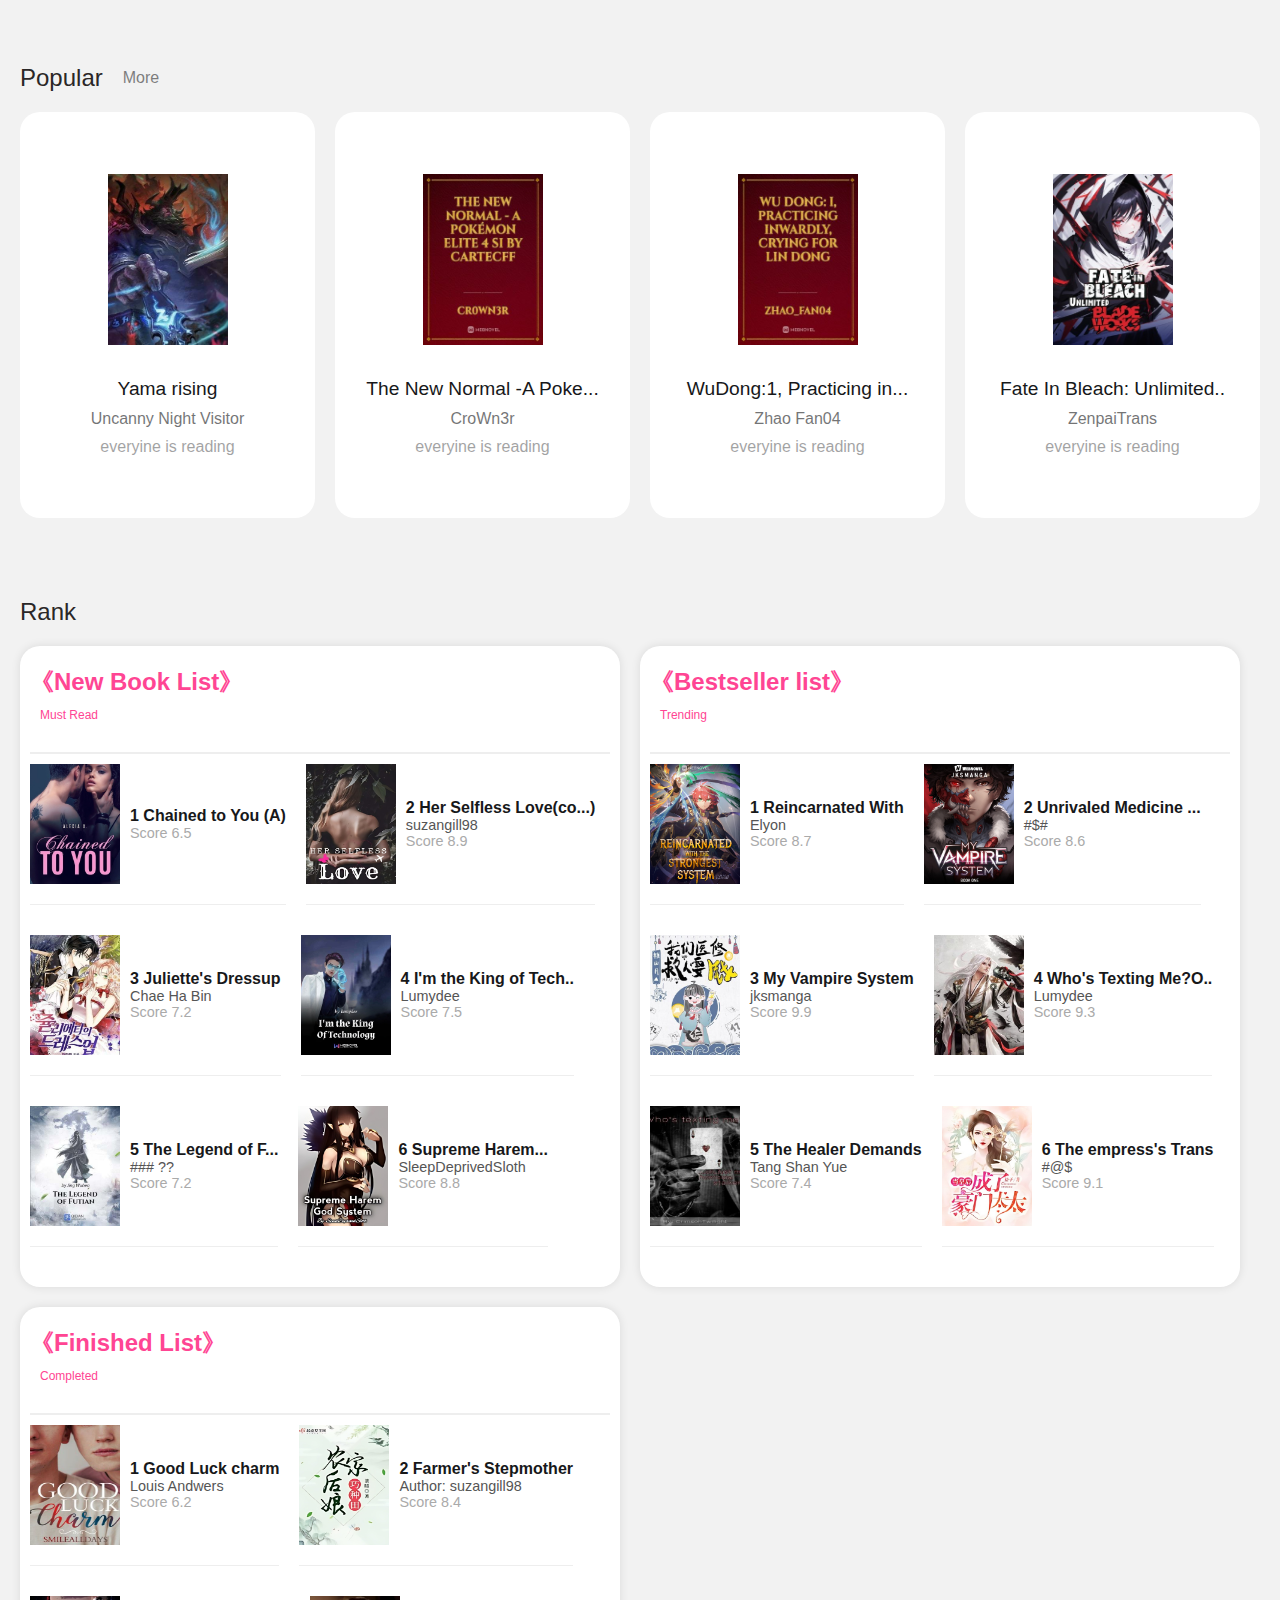
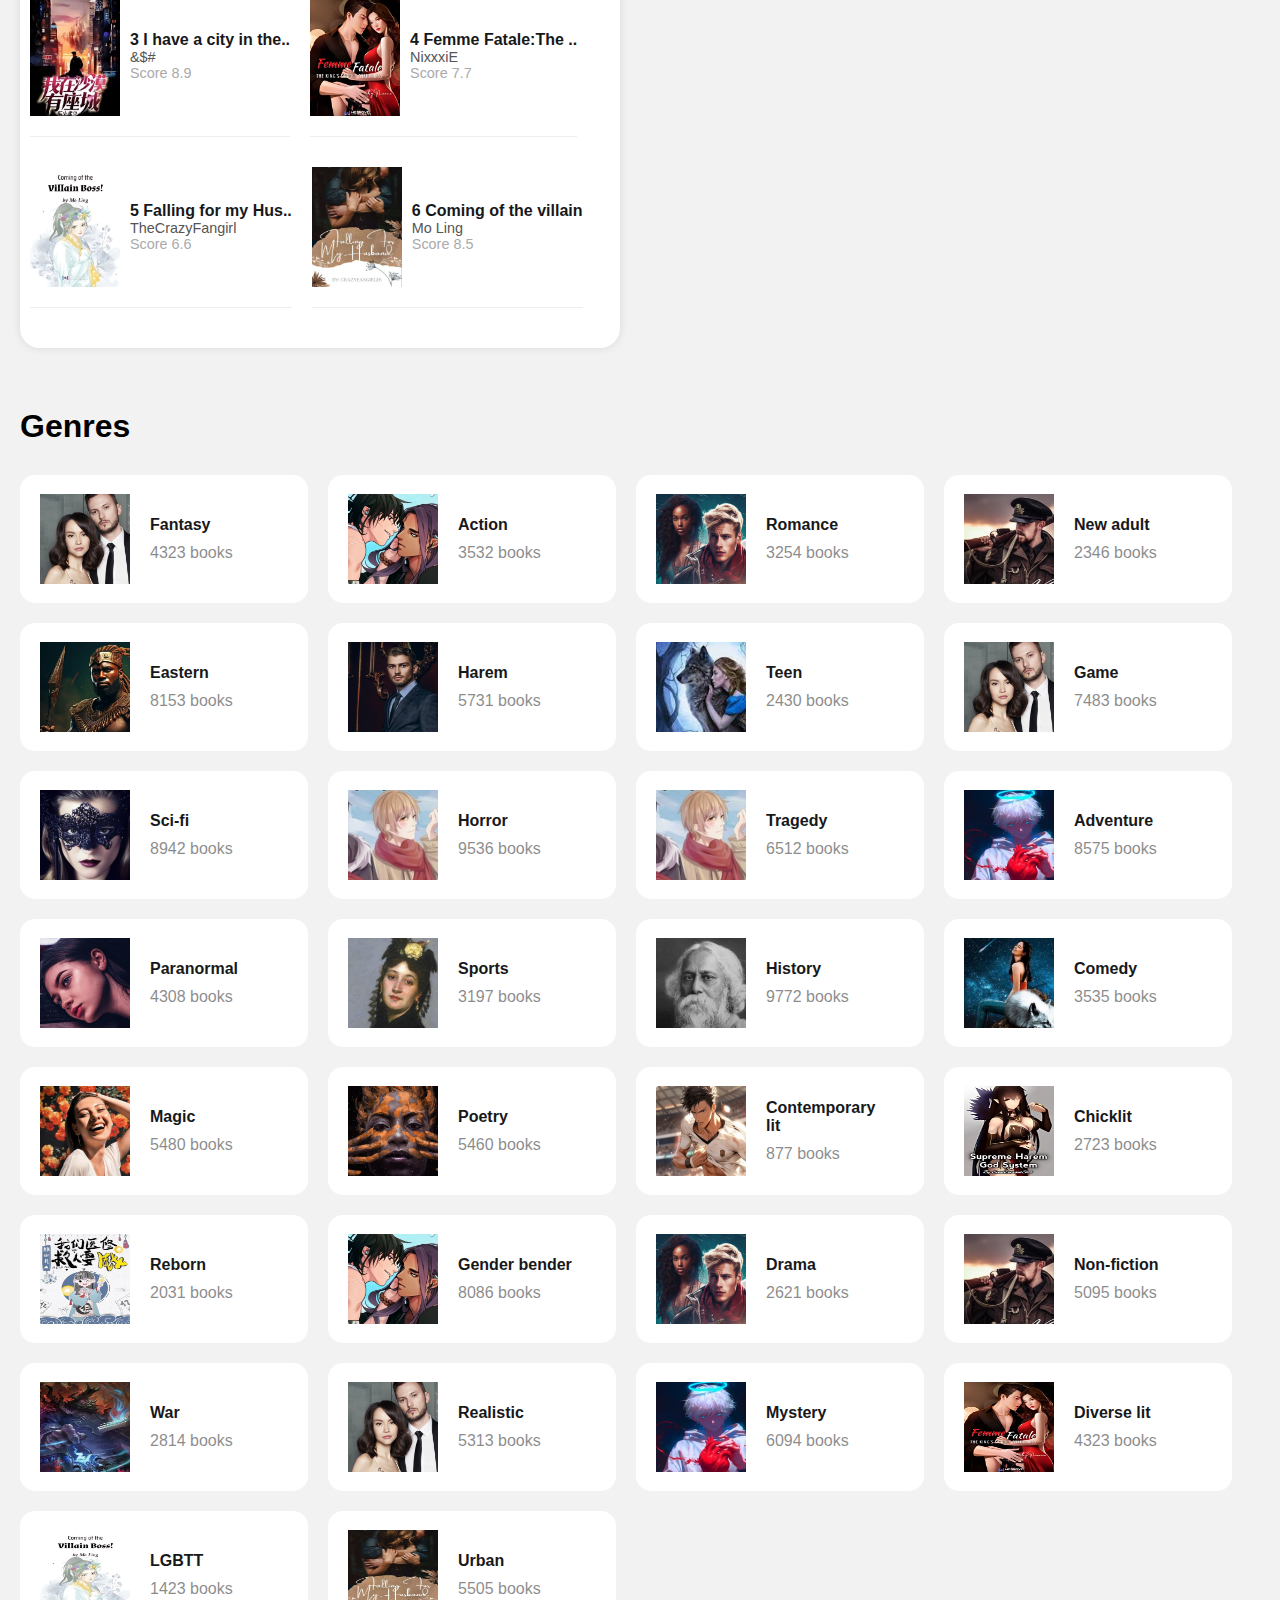
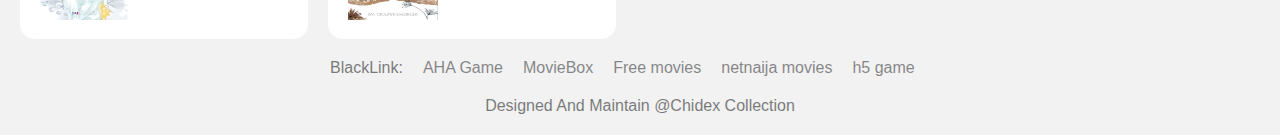
<file: novel.html>
<!DOCTYPE html>
<html lang="en">

<head>
    <meta charset="UTF-8">
    <meta http-equiv="X-UA-Compatible" content="IE=edge">
    <meta name="viewport" content="width=device-width, initial-scale=1.0">
    <link rel="stylesheet" href="novel.css">
    <title>Novel</title>
</head>

<body>
    <main>
        <section class="popular">
            <div class="popular1">
                <p>Popular</p>
                <a href="#"> More</a>
            </div>
            <div class="popular2">
                <a href="#" class="polular3">
                    <img src="./novel img/novel1.jpg" alt="">
                    <p class="yama">Yama rising</p>
                    <p class="night">Uncanny Night Visitor</p>
                    <p class="reading">everyine is reading</p>
                </a>
                <a href="#" class="polular3">
                    <img src="./novel img/novel2.jpg" alt="">
                    <p class="yama">The New Normal -A Poke...</p>
                    <p class="night">CroWn3r</p>
                    <p class="reading">everyine is reading</p>
                </a>
                <a href="#" class="polular3">
                    <img src="./novel img/novel3.jpg" alt="">
                    <p class="yama">WuDong:1, Practicing in...</p>
                    <p class="night">Zhao Fan04</p>
                    <p class="reading">everyine is reading</p>
                </a>
                <a href="#" class="polular3">
                    <img src="./novel img/novel4.jpg" alt="">
                    <p class="yama">Fate In Bleach: Unlimited..</p>
                    <p class="night">ZenpaiTrans</p>
                    <p class="reading">everyine is reading</p>
                </a>

            </div>
        </section>
        <!-- rank -->
        <section class="Ranks">
            <p class="rank1">Rank</p>
            <div class="rank">
                <div class="container">
                    <!-- new book list -->
                    <div class="container1">
                        <h2>《New Book List》</h2>
                        <p>Must Read</p>
                    </div>

                    <div class="book-list">
                        <a href="#"  class="book-item">
                            <img src="novel img/novel5.jpg" alt="Book Cover 1">
                            <div class="book-info">
                                <div class="book-title">1 Chained to You (A)</div>
                                <div class="book-score">Score 6.5</div>
                            </div>
                        </a>
                        <a href="#" class="book-item">
                            <img src="novel img/novel6.jpg" alt="Book Cover 2">
                            <div class="book-info">
                                <div class="book-title">2 Her Selfless Love(co...)</div>
                                <div class="book-author"> suzangill98</div>
                                <div class="book-score">Score 8.9</div>
                            </div>
                        </a>
                        <a href="#" class="book-item">
                            <img src="novel img/novel7.jpg" alt="Book Cover 3">
                            <div class="book-info">
                                <div class="book-title">3 Juliette's Dressup</div>
                                <div class="book-author"> Chae Ha Bin</div>
                                <div class="book-score">Score 7.2</div>
                            </div>
                        </a>
                        <a href="#" class="book-item">
                            <img src="novel img/novel8.jpg" alt="Book Cover 4">
                            <div class="book-info">
                                <div class="book-title">4 I'm the King of Tech..</div>
                                <div class="book-author"> Lumydee</div>
                                <div class="book-score">Score 7.5</div>
                            </div>
                        </a>
                        <a href="#" class="book-item">
                            <img src="novel img/novel9.jpg" alt="Book Cover 5">
                            <div class="book-info">
                                <div class="book-title">5 The Legend of F...</div>
                                <div class="book-author">### ??</div>
                                <div class="book-score">Score 7.2</div>
                            </div>
                        </a>
                        <a href="#" class="book-item">
                            <img src="novel img/novel10.jpg" alt="Book Cover 6">
                            <div class="book-info">
                                <div class="book-title">6 Supreme Harem...</div>
                                <div class="book-author">SleepDeprivedSloth</div>
                                <div class="book-score">Score 8.8</div>
                            </div>
                        </a>
                    </div>
                </div>
                <div class="container">
                    <!-- bestseller list -->
                    <div class="container1">
                        <h2>《Bestseller list》</h2>
                        <p>Trending</p>
                    </div>

                    <div class="book-list">
                        <a href="#" class="book-item">
                            <img src="novel img/novel11.jpg" alt="Book Cover 1">
                            <div class="book-info">
                                <div class="book-title">1 Reincarnated With </div>
                                <div class="book-author">Elyon</div>
                                <div class="book-score">Score 8.7</div>
                            </div>
                        </a>
                        <a href="#" class="book-item">
                            <img src="novel img/novel12.jpg" alt="Book Cover 2">
                            <div class="book-info">
                                <div class="book-title">2 Unrivaled Medicine ...</div>
                                <div class="book-author">#$#</div>
                                <div class="book-score">Score 8.6</div>
                            </div>
                        </a>
                        <a href="#" class="book-item">
                            <img src="novel img/novel13.jpg" alt="Book Cover 3">
                            <div class="book-info">
                                <div class="book-title">3 My Vampire System</div>
                                <div class="book-author">jksmanga</div>
                                <div class="book-score">Score 9.9</div>
                            </div>
                        </a>
                        <a href="#" class="book-item">
                            <img src="novel img/novel14.jpg" alt="Book Cover 4">
                            <div class="book-info">
                                <div class="book-title">4 Who's Texting Me?O..</div>
                                <div class="book-author"> Lumydee</div>
                                <div class="book-score">Score 9.3</div>
                            </div>
                        </a>
                        <a href="#" class="book-item">
                            <img src="novel img/novel15.jpg" alt="Book Cover 5">
                            <div class="book-info">
                                <div class="book-title">5 The Healer Demands</div>
                                <div class="book-author">Tang Shan Yue</div>
                                <div class="book-score">Score 7.4</div>
                            </div>
                        </a>
                        <a href="#" class="book-item">
                            <img src="novel img/novel16.jpg" alt="Book Cover 6">
                            <div class="book-info">
                                <div class="book-title">6 The empress's Trans</div>
                                <div class="book-author">#@$</div>
                                <div class="book-score">Score 9.1</div>
                            </div>
                        </a>
                    </div>
                </div>
                <div class="container">
                    <!-- finished list -->
                    <div class="container1">
                        <h2>《Finished List》</h2>
                        <p>Completed</p>
                    </div>

                    <div class="book-list">
                        <a href="#" class="book-item">
                            <img src="novel img/novel17.jpg" alt="Book Cover 1">
                            <div class="book-info">
                                <div class="book-title">1 Good Luck charm</div>
                                <div class="book-author">Louis Andwers</div>
                                <div class="book-score">Score 6.2</div>
                            </div>
                        </a>
                        <a href="#" class="book-item">
                            <img src="novel img/novel18.jpg" alt="Book Cover 2">
                            <div class="book-info">
                                <div class="book-title">2 Farmer's Stepmother</div>
                                <div class="book-author">Author: suzangill98</div>
                                <div class="book-score">Score 8.4</div>
                            </div>
                        </a>
                        <a href="#" class="book-item">
                            <img src="novel img/novel19.jpg" alt="Book Cover 3">
                            <div class="book-info">
                                <div class="book-title">3 I have a city in the..</div>
                                <div class="book-author">&$#</div>
                                <div class="book-score">Score 8.9</div>
                            </div>
                        </a>
                        <a href="#" class="book-item">
                            <img src="novel img/novel20.jpg" alt="Book Cover 4">
                            <div class="book-info">
                                <div class="book-title">4 Femme Fatale:The ..</div>
                                <div class="book-author">NixxxiE</div>
                                <div class="book-score">Score 7.7</div>
                            </div>
                        </a>
                        <a href="#" class="book-item">
                            <img src="novel img/novel21.jpg" alt="Book Cover 5">
                            <div class="book-info">
                                <div class="book-title">5 Falling for my Hus..</div>
                                <div class="book-author">TheCrazyFangirl</div>
                                <div class="book-score">Score 6.6</div>
                            </div>
                        </a>
                        <a href="#" class="book-item">
                            <img src="novel img/novel22.jpg" alt="Book Cover 6">
                            <div class="book-info">
                                <div class="book-title">6 Coming of the villain</div>
                                <div class="book-author">Mo Ling</div>
                                <div class="book-score">Score 8.5</div>
                            </div>
                        </a>
                    </div>
                </div>

            </div>

        </section>
        <section class="novel-genres">
            <h1>Genres</h1>
            <div class="genres_novel">
                <a href="#" class="genres_novel-list">
                    <img src="novel img/novel23.png" alt="">
                    <div class="genres_novel_list1">
                        <h2>Fantasy</h2>
                        <p>4323 books</p>
                    </div>
                </a>
                <a href="#" class="genres_novel-list">
                    <img src="novel img/novel24.png" alt="">
                    <div class="genres_novel_list1">
                        <h2>Action</h2>
                        <p>3532 books</p>
                    </div>
                </a>
                <a href="#" class="genres_novel-list">
                    <img src="novel img/novel25.png" alt="">
                    <div class="genres_novel_list1">
                        <h2>Romance</h2>
                        <p>3254 books</p>
                    </div>
                </a>
                <a href="#" class="genres_novel-list">
                    <img src="novel img/novel26.png" alt="">
                    <div class="genres_novel_list1">
                        <h2>New adult</h2>
                        <p>2346 books</p>
                    </div>
                </a>
                <a href="#" class="genres_novel-list">
                    <img src="novel img/novel27.png" alt="">
                    <div class="genres_novel_list1">
                        <h2>Eastern</h2>
                        <p>8153 books</p>
                    </div>
                </a>
                <a href="#" class="genres_novel-list">
                    <img src="novel img/novel28.png" alt="">
                    <div class="genres_novel_list1">
                        <h2>Harem</h2>
                        <p>5731 books</p>
                    </div>
                </a>
                <a href="#" class="genres_novel-list">
                    <img src="novel img/novel29.png" alt="">
                    <div class="genres_novel_list1">
                        <h2>Teen</h2>
                        <p>2430 books</p>
                    </div>
                </a>
                <a href="#" class="genres_novel-list">
                    <img src="novel img/novel23.png" alt="">
                    <div class="genres_novel_list1">
                        <h2>Game</h2>
                        <p>7483 books</p>
                    </div>
                </a>
                <a href="#" class="genres_novel-list">
                    <img src="novel img/novel30.png" alt="">
                    <div class="genres_novel_list1">
                        <h2>Sci-fi</h2>
                        <p>8942 books</p>
                    </div>
                </a>
                <a href="#" class="genres_novel-list">
                    <img src="novel img/novel31.png" alt="">
                    <div class="genres_novel_list1">
                        <h2>Horror</h2>
                        <p>9536 books</p>
                    </div>
                </a>
                <a href="#" class="genres_novel-list">
                    <img src="novel img/novel32.png" alt="">
                    <div class="genres_novel_list1">
                        <h2>Tragedy</h2>
                        <p>6512 books</p>
                    </div>
                </a>
                <a href="#" class="genres_novel-list">
                    <img src="novel img/novel33.png" alt="">
                    <div class="genres_novel_list1">
                        <h2>Adventure</h2>
                        <p>8575 books</p>
                    </div>
                </a>
                <a href="#" class="genres_novel-list">
                    <img src="novel img/novel34.png" alt="">
                    <div class="genres_novel_list1">
                        <h2>Paranormal</h2>
                        <p>4308 books</p>
                    </div>
                </a>
                <a href="#" class="genres_novel-list">
                    <img src="novel img/novel35.png" alt="">
                    <div class="genres_novel_list1">
                        <h2>Sports</h2>
                        <p>3197 books</p>
                    </div>
                </a>
                <a href="#" class="genres_novel-list">
                    <img src="novel img/novel36.png" alt="">
                    <div class="genres_novel_list1">
                        <h2>History</h2>
                        <p>9772 books</p>
                    </div>
                </a>
                <a href="#" class="genres_novel-list">
                    <img src="novel img/novel37.png" alt="">
                    <div class="genres_novel_list1">
                        <h2>Comedy</h2>
                        <p>3535 books</p>
                    </div>
                </a>
                <a href="#" class="genres_novel-list">
                    <img src="novel img/novel38.png" alt="">
                    <div class="genres_novel_list1">
                        <h2>Magic</h2>
                        <p>5480 books</p>
                    </div>
                </a>
                <a href="#" class="genres_novel-list">
                    <img src="novel img/novel39.png" alt="">
                    <div class="genres_novel_list1">
                        <h2>Poetry</h2>
                        <p>5460 books</p>
                    </div>
                </a>
                <a href="#" class="genres_novel-list">
                    <img src="novel img/novel40.png" alt="">
                    <div class="genres_novel_list1">
                        <h2>Contemporary lit</h2>
                        <p>877 books</p>
                    </div>
                </a>
                <a href="#" class="genres_novel-list">
                    <img src="novel img/novel10.jpg" alt="">
                    <div class="genres_novel_list1">
                        <h2>Chicklit</h2>
                        <p>2723 books</p>
                    </div>
                </a>
                <a href="#" class="genres_novel-list">
                    <img src="novel img/novel13.jpg" alt="">
                    <div class="genres_novel_list1">
                        <h2>Reborn</h2>
                        <p>2031 books</p>
                    </div>
                </a>
                <a href="#" class="genres_novel-list">
                    <img src="novel img/novel24.png" alt="">
                    <div class="genres_novel_list1">
                        <h2>Gender bender</h2>
                        <p>8086 books</p>
                    </div>
                </a>
                <a href="#" class="genres_novel-list">
                    <img src="novel img/novel25.png" alt="">
                    <div class="genres_novel_list1">
                        <h2>Drama</h2>
                        <p>2621 books</p>
                    </div>
                </a>
                <a href="#" class="genres_novel-list">
                    <img src="novel img/novel26.png" alt="">
                    <div class="genres_novel_list1">
                        <h2>Non-fiction</h2>
                        <p>5095 books</p>
                    </div>
                </a>
                <a href="#" class="genres_novel-list">
                    <img src="novel img/novel1.jpg" alt="">
                    <div class="genres_novel_list1">
                        <h2>War</h2>
                        <p>2814 books</p>
                    </div>
                </a>
                <a href="#" class="genres_novel-list">
                    <img src="novel img/novel23.png" alt="">
                    <div class="genres_novel_list1">
                        <h2>Realistic</h2>
                        <p>5313 books</p>
                    </div>
                </a>
                <a href="#" class="genres_novel-list">
                    <img src="novel img/novel33.png" alt="">
                    <div class="genres_novel_list1">
                        <h2>Mystery</h2>
                        <p>6094 books</p>
                    </div>
                </a>
                <a href="#" class="genres_novel-list">
                    <img src="novel img/novel20.jpg" alt="">
                    <div class="genres_novel_list1">
                        <h2>Diverse lit</h2>
                        <p>4323 books</p>
                    </div>
                </a>
                <a href="#" class="genres_novel-list">
                    <img src="novel img/novel21.jpg" alt="">
                    <div class="genres_novel_list1">
                        <h2>LGBTT</h2>
                        <p>1423 books</p>
                    </div>
                </a>
                <a href="#" class="genres_novel-list">
                    <img src="novel img/novel22.jpg" alt="">
                    <div class="genres_novel_list1">
                        <h2>Urban</h2>
                        <p>5505 books</p>
                    </div>
                </a>
        
            </div>
        
        </section>
        
        <footer>
            <div class="novel_footer">
                <p>BlackLink:</p>
                <a href="#"> AHA Game</a>
                <a href="#">MovieBox</a>
                <a href="#">Free movies</a>
                <a href="#">netnaija movies</a>
                <a href="#">h5 game</a>
            </div>
            <div class="chidex">
                designed and maintain @chidex collection
            </div>
        
        </footer>




    </main>

</body>

</html>
</file>
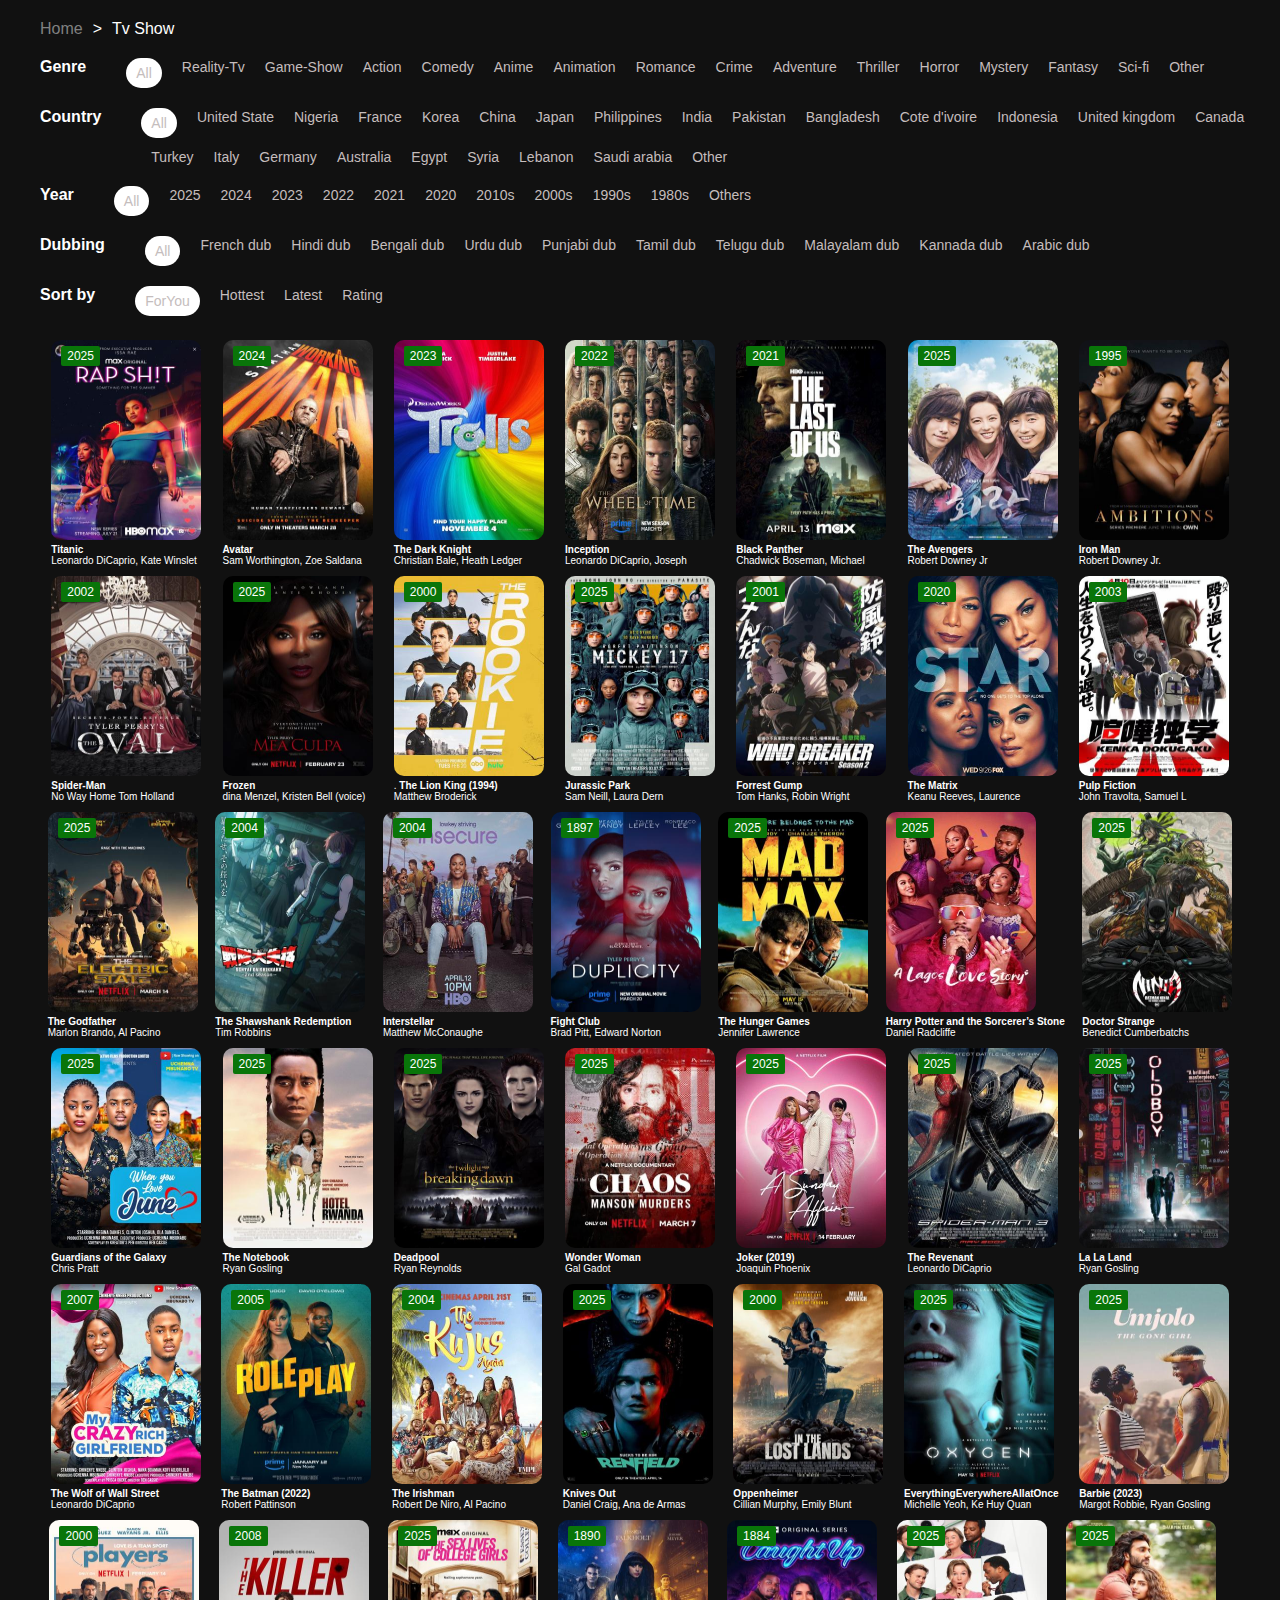
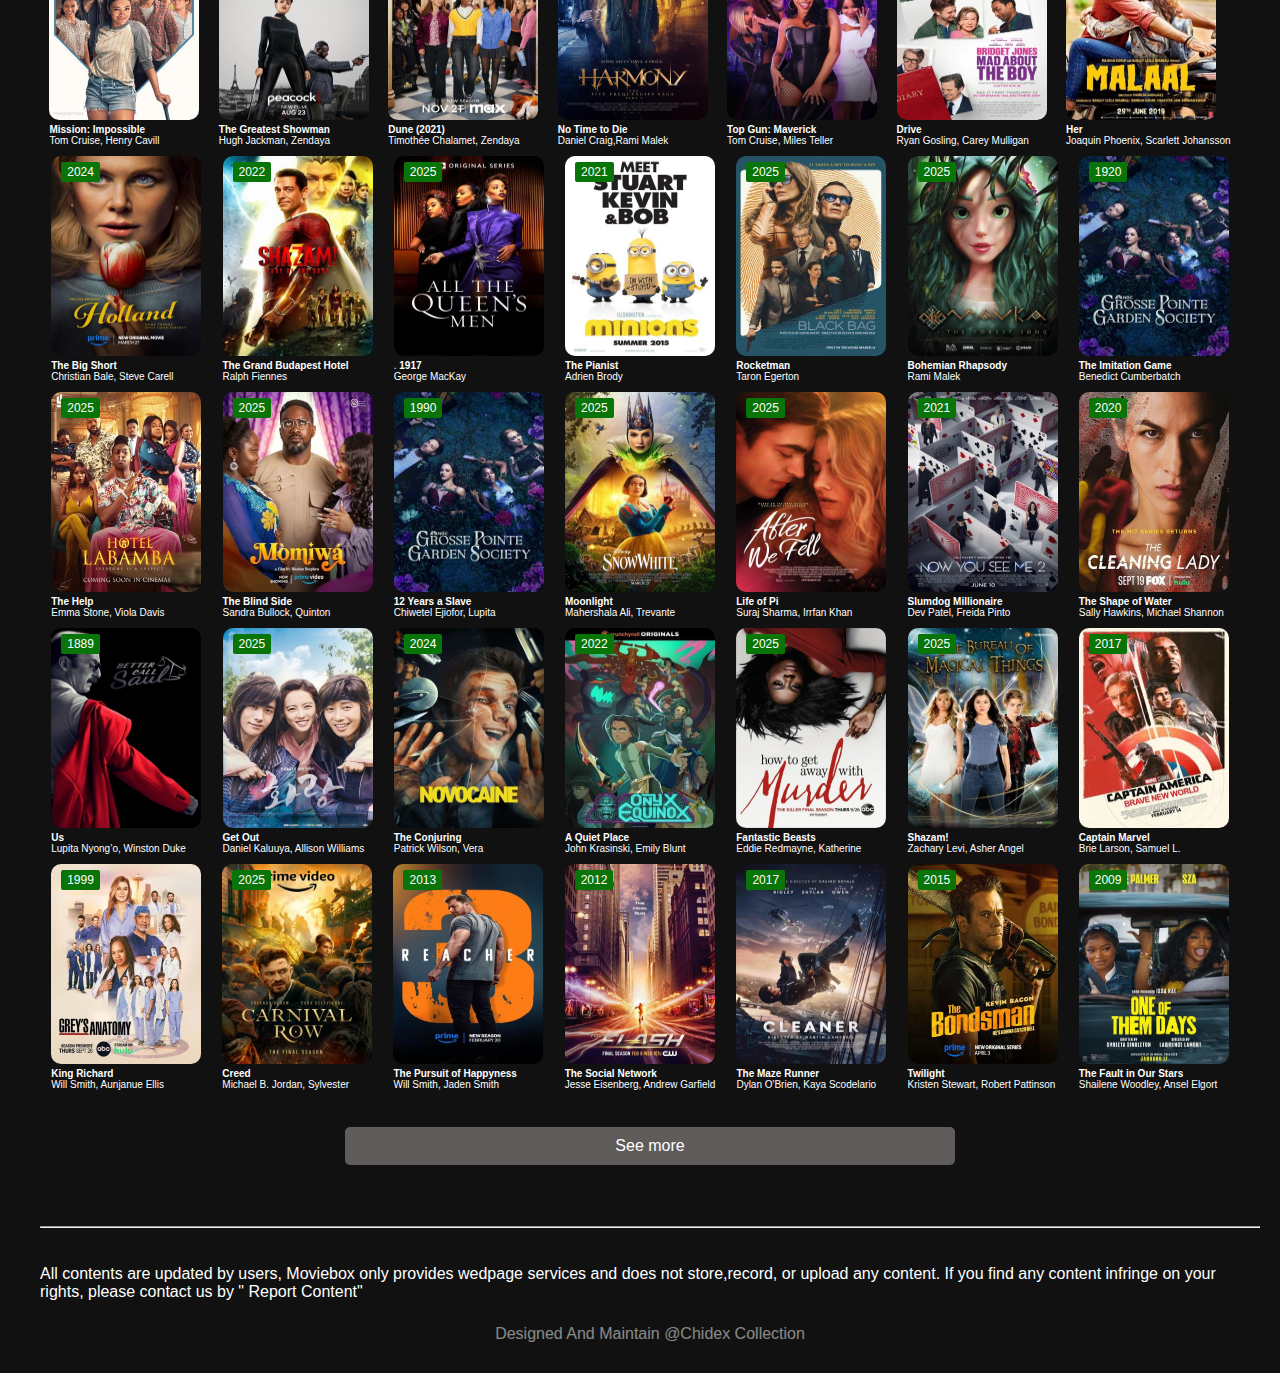
<file: TvShow.html>
<!DOCTYPE html>
<html lang="en">

<head>
    <meta charset="UTF-8">
    <meta http-equiv="X-UA-Compatible" content="IE=edge">
    <meta name="viewport" content="width=device-width, initial-scale=1.0">
    <link rel="stylesheet" href="movie.css">
    <title>TvShow</title>
</head>

<body>
    <main>
        <!-- first layer -->
        <section class="filter">
            <div><a href="./index.html">Home</a></div>
            <div> > </div>
            <div><a href="#">Tv Show</a></div>
        </section>
        <section>
            <!-- Add more countries as needed -->
            <div class="filter-section">
                <div class="filter-title">Genre</div>
                <div class="filter-options">
                    <div class="filter-option active"><a href="">All</a></div>
                    <div class="filter-option"><a href="#">Reality-Tv</a></div>
                    <div class="filter-option"><a href="#">Game-Show</a></div>
                    <div class="filter-option"><a href="#">Action</a></div>
                    <div class="filter-option"><a href="#">Comedy</a></div>
                    <div class="filter-option"><a href="#">Anime</a></div>
                    <div class="filter-option"><a href="#">Animation</a></div>
                    <div class="filter-option"><a href="#">Romance</a></div>
                    <div class="filter-option"><a href="#">Crime</a></div>
                    <div class="filter-option"><a href="#">Adventure</a></div>
                    <div class="filter-option"> <a href="#">Thriller</a></div>
                    <div class="filter-option"><a href="#">Horror</a></div>
                    <div class="filter-option"><a href="#">Mystery</a></div>
                    <div class="filter-option"><a href="#">Fantasy</a></div>
                    <div class="filter-option"><a href="#">Sci-fi</a></div>
                    <div class="filter-option"><a href="#">Other</a></div>
                </div>
            </div>
            <div class="filter-section">
                <div class="filter-title">Country</div>
                <div class="filter-options">
                    <div class="filter-option active"><a href="">All</a></div>
                    <div class="filter-option"><a href="#">United State</a></div>
                    <div class="filter-option"><a href="#">Nigeria</a></div>
                    <div class="filter-option"><a href="#">France</a></div>
                    <div class="filter-option"><a href="#">Korea</a></div>
                    <div class="filter-option"><a href="#">China</a></div>
                    <div class="filter-option"><a href="#">Japan</a></div>
                    <div class="filter-option"><a href="#">Philippines</a></div>
                    <div class="filter-option"><a href="#">India</a></div>
                    <div class="filter-option"><a href="#">Pakistan</a></div>
                    <div class="filter-option"><a href="#">Bangladesh</a></div>
                    <div class="filter-option"><a href="#">Cote d'ivoire</a></div>
                    <div class="filter-option"> <a href="#">Indonesia</a></div>
                    <div class="filter-option"><a href="#">United kingdom</a></div>
                    <div class="filter-option"><a href="#">Canada</a></div>
                    <div class="filter-option"><a href="#">Turkey</a></div>
                    <div class="filter-option"><a href="#">Italy</a></div>
                    <div class="filter-option"><a href="#">Germany</a></div>
                    <div class="filter-option"><a href="#">Australia</a></div>
                    <div class="filter-option"> <a href="#">Egypt</a></div>
                    <div class="filter-option"><a href="#">Syria</a></div>
                    <div class="filter-option"><a href="#">Lebanon</a></div>
                    <div class="filter-option"> <a href="#">Saudi arabia</a></div>
                    <div class="filter-option"><a href="#">Other</a></div>

                </div>
            </div>

            <div class="filter-section">
                <div class="filter-title">Year</div>
                <div class="filter-options">
                    <div class="filter-option active"><a href="#">All</a></div>
                    <div class="filter-option"> <a href="#">2025</a></div>
                    <div class="filter-option"><a href="#">2024</a></div>
                    <div class="filter-option"><a href="#">2023</a></div>
                    <div class="filter-option"><a href="#">2022</a></div>
                    <div class="filter-option"><a href="#">2021</a></div>
                    <div class="filter-option"><a href="#">2020</a></div>
                    <div class="filter-option"><a href="#">2010s</a></div>
                    <div class="filter-option"><a href="#">2000s</a></div>
                    <div class="filter-option"><a href="#">1990s</a></div>
                    <div class="filter-option"><a href="#">1980s</a></div>
                    <div class="filter-option"> <a href="#">Others</a></div>
                    <!-- Add more years as needed -->
                </div>
            </div>

            <div class="filter-section">
                <div class="filter-title">Dubbing</div>
                <div class="filter-options">
                    <div class="filter-option active"><a href="#">All</a></div>
                    <div class="filter-option"><a href="#">French dub</a></div>
                    <div class="filter-option"> <a href="#">Hindi dub</a></div>
                    <div class="filter-option"> <a href="#">Bengali dub</a></div>
                    <div class="filter-option"><a href="#">Urdu dub</a></div>
                    <div class="filter-option"><a href="#">Punjabi dub</a></div>
                    <div class="filter-option"><a href="#">Tamil dub</a></div>
                    <div class="filter-option"><a href="#">Telugu dub</a></div>
                    <div class="filter-option"><a href="#">Malayalam dub</a></div>
                    <div class="filter-option"><a href="#">Kannada dub</a></div>
                    <div class="filter-option"><a href="#">Arabic dub</a></div>
                    <!-- Add more dubbing options as needed -->
                </div>
            </div>

            <div class="filter-section">
                <div class="filter-title">Sort by</div>
                <div class="filter-options">
                    <div class="filter-option active"><a href="#">ForYou</a></div>
                    <div class="filter-option"><a href="#">Hottest</a></div>
                    <div class="filter-option"><a href="#">Latest</a></div>
                    <div class="filter-option"><a href="#">Rating</a></div>

                </div>
            </div>
            <!-- first layer endding -->
        </section>
        <section>
            <!-- second layer -->
            <div class="movies">
                <div class="movie-card">
                    <div class="movie-year">2025</div>
                    <img src="image/image1.jpg" alt="">
                    <p>
                        <b>Titanic</b><br>
                        Leonardo DiCaprio, Kate Winslet
                    </p>
                </div>
                <div class="movie-card">
                    <div class="movie-year">2024</div>
                    <img src="image/image2 (2).jpg" alt="">
                    <p>
                        <b>Avatar</b> <br>
                        Sam Worthington, Zoe Saldana
                    </p>
                </div>
                <div class="movie-card">
                    <div class="movie-year">2023</div>
                    <img src="image/image2.jpg" alt="">
                    <p>
                        <b>The Dark Knight</b><br>
                        Christian Bale, Heath Ledger
                    </p>
                </div>
                <div class="movie-card">
                    <div class="movie-year">2022</div>
                    <img src="image/image3.jpg" alt="">
                    <p>
                        <b>Inception</b><br>
                        Leonardo DiCaprio, Joseph
                    </p>
                </div>
                <div class="movie-card">
                    <div class="movie-year">2021</div>
                    <img src="image/image4.jpg" alt="">
                    <p>
                        <b>Black Panther</b><br>
                        Chadwick Boseman, Michael
                    </p>
                </div>
                <div class="movie-card">
                    <div class="movie-year">2025</div>
                    <img src="image/image8.jpg" alt="">
                    <p>
                        <b>The Avengers</b><br>
                        Robert Downey Jr
                    </p>
                </div>
                <div class="movie-card">
                    <div class="movie-year">1995</div>
                    <img src="image/image9.jpg" alt="">
                    <p>
                        <b>Iron Man</b> <br>
                        Robert Downey Jr.
                    </p>
                </div>
                <div class="movie-card">
                    <div class="movie-year">2002</div>
                    <img src="image/image11.jpg" alt="">
                    <p><b>Spider-Man</b><br> No Way Home Tom Holland</p>
                </div>
                <div class="movie-card">
                    <div class="movie-year">2025</div>
                    <img src="image/image14.jpg" alt="">
                    <p><b>Frozen</b><br>dina Menzel, Kristen Bell (voice)</p>
                </div>
                <div class="movie-card">
                    <div class="movie-year">2000</div>
                    <img src="image/image15.jpg" alt="">
                    <p>.<b> The Lion King (1994) </b><br>Matthew Broderick</p>
                </div>
                <div class="movie-card">
                    <div class="movie-year">2025</div>
                    <img src="image/image17.jpg" alt="">
                    <p><b> Jurassic Park </b><br> Sam Neill, Laura Dern</p>
                </div>
                <div class="movie-card">
                    <div class="movie-year">2001</div>
                    <img src="image/image19.jpg" alt="">
                    <p><b> Forrest Gump </b><br>Tom Hanks, Robin Wright</p>
                </div>
                <div class="movie-card">
                    <div class="movie-year">2020</div>
                    <img src="image/image20.jpg" alt="">
                    <p><b> The Matrix </b><br> Keanu Reeves, Laurence</p>
                </div>
                <div class="movie-card">
                    <div class="movie-year">2003</div>
                    <img src="image/image21.jpg" alt="">
                    <p><b> Pulp Fiction</b><br> John Travolta, Samuel L</p>
                </div>
                <div class="movie-card">
                    <div class="movie-year">2025</div>
                    <img src="image/image23.jpg" alt="">
                    <p><b> The Godfather</b><br> Marlon Brando, Al Pacino</p>
                </div>
                <div class="movie-card">
                    <div class="movie-year">2004</div>
                    <img src="image/image24.jpg" alt="">
                    <p><b> The Shawshank Redemption</b><br> Tim Robbins</p>
                </div>
                <div class="movie-card">
                    <div class="movie-year">2004</div>
                    <img src="image/image28.jpg" alt="">
                    <p><b> Interstellar</b><br> Matthew McConaughe</p>
                </div>
                <div class="movie-card">
                    <div class="movie-year">1897</div>
                    <img src="image/image29.jpg" alt="">
                    <p><b> Fight Club </b><br> Brad Pitt, Edward Norton</p>
                </div>
                <div class="movie-card">
                    <div class="movie-year">2025</div>
                    <img src="image/image30.jpg" alt="">
                    <p><b> The Hunger Games </b><br> Jennifer Lawrence</p>
                </div>
                <div class="movie-card">
                    <div class="movie-year">2025</div>
                    <img src="image/image31.jpeg" alt="">
                    <p><b> Harry Potter and the Sorcerer’s Stone</b><br> Daniel Radcliffe</p>
                </div>
                <div class="movie-card">
                    <div class="movie-year">2025</div>
                    <img src="img/img22.jpg" alt="">
                    <p><b> Doctor Strange</b><br> Benedict Cumberbatchs</p>
                </div>
                <div class="movie-card">
                    <div class="movie-year">2025</div>
                    <img src="img/img23.jpeg" alt="">
                    <p><b> Guardians of the Galaxy </b><br> Chris Pratt</p>
                </div>
                <div class="movie-card">
                    <div class="movie-year">2025</div>
                    <img src="img/img24.jpg" alt="">
                    <p><b> The Notebook</b><br> Ryan Gosling</p>
                </div>
                <div class="movie-card">
                    <div class="movie-year">2025</div>
                    <img src="img/img25.jpg" alt="">
                    <p><b> Deadpool</b><br>Ryan Reynolds</p>
                </div>
                <div class="movie-card">
                    <div class="movie-year">2025</div>
                    <img src="img/img26.jpg" alt="">
                    <p><b> Wonder Woman</b><br> Gal Gadot</p>
                </div>
                <div class="movie-card">
                    <div class="movie-year">2025</div>
                    <img src="img/img27.jpg" alt="">
                    <p><b> Joker (2019) </b><br> Joaquin Phoenix</p>
                </div>
                <div class="movie-card">
                    <div class="movie-year">2025</div>
                    <img src="./img/img28.jpg" alt="">
                    <p><b> The Revenant </b><br> Leonardo DiCaprio</p>
                </div>
                <div class="movie-card">
                    <div class="movie-year">2025</div>
                    <img src="img/img29.jpg" alt="">
                    <p><b> La La Land</b><br> Ryan Gosling</p>
                </div>
                <div class="movie-card">
                    <div class="movie-year">2007</div>
                    <img src="img/img30.jpeg" alt="">
                    <p><b> The Wolf of Wall Street</b><br> Leonardo DiCaprio</p>
                </div>
                <div class="movie-card">
                    <div class="movie-year">2005</div>
                    <img src="img/img31.jpg" alt="">
                    <p><b> The Batman (2022) </b><br> Robert Pattinson</p>
                </div>
                <div class="movie-card">
                    <div class="movie-year">2004</div>
                    <img src="img/img32.jpg" alt="">
                    <p><b> The Irishman </b><br>Robert De Niro, Al Pacino</p>
                </div>
                <div class="movie-card">
                    <div class="movie-year">2025</div>
                    <img src="img/img33.jpg" alt="">
                    <p><b> Knives Out</b><br> Daniel Craig, Ana de Armas</p>
                </div>
                <div class="movie-card">
                    <div class="movie-year">2000</div>
                    <img src="image/image599.jpg" alt="">
                    <p><b> Oppenheimer </b><br> Cillian Murphy, Emily Blunt</p>
                </div>
                <div class="movie-card">
                    <div class="movie-year">2025</div>
                    <img src="img/img35.jpg" alt="">
                    <p><b> EverythingEverywhereAllatOnce</b><br> Michelle Yeoh, Ke Huy Quan</p>
                </div>
                <div class="movie-card">
                    <div class="movie-year">2025</div>
                    <img src="image/image58.jpg" alt="">
                    <p><b> Barbie (2023) </b><br> Margot Robbie, Ryan Gosling</p>
                </div>
                <div class="movie-card">
                    <div class="movie-year">2000</div>
                    <img src="img/img37.jpg" alt="">
                    <p><b> Mission: Impossible</b><br>Tom Cruise, Henry Cavill</p>
                </div>
                <div class="movie-card">
                    <div class="movie-year">2008</div>
                    <img src="img/img38.jpg" alt="">
                    <p><b> The Greatest Showman </b><br>Hugh Jackman, Zendaya</p>
                </div>
                <div class="movie-card">
                    <div class="movie-year">2025</div>
                    <img src="image/image58 (2).jpg" alt="">
                    <p><b> Dune (2021) </b><br> Timothée Chalamet, Zendaya</p>
                </div>
                <div class="movie-card">
                    <div class="movie-year">1890</div>
                    <img src="img/img40.jpg" alt="">
                    <p><b> No Time to Die</b><br>Daniel Craig,Rami Malek</p>
                </div>
                <div class="movie-card">
                    <div class="movie-year">1884</div>
                    <img src="image/image57.jpg" alt="">
                    <p><b> Top Gun: Maverick </b><br> Tom Cruise, Miles Teller</p>
                </div>
                <div class="movie-card">
                    <div class="movie-year">2025</div>
                    <img src="img/img42.jpg" alt="">
                    <p><b> Drive </b><br>Ryan Gosling, Carey Mulligan</p>
                </div>
                <div class="movie-card">
                    <div class="movie-year">2025</div>
                    <img src="img/img43.jpg" alt="">
                    <p><b> Her </b><br>Joaquin Phoenix, Scarlett Johansson</p>
                </div>
                <div class="movie-card">
                    <div class="movie-year">2024</div>
                    <img src="image/image55.jpg" alt="">
                    <p><b> The Big Short </b><br> Christian Bale, Steve Carell</p>
                </div>
                <div class="movie-card">
                    <div class="movie-year">2022</div>
                    <img src="img/img45.jpeg" alt="">
                    <p><b> The Grand Budapest Hotel </b><br>Ralph Fiennes</p>
                </div>
                <div class="movie-card">
                    <div class="movie-year">2025</div>
                    <img src="image/image54.jpg" alt="">
                    <p>.<b> 1917 </b><br>George MacKay</p>
                </div>
                <div class="movie-card">
                    <div class="movie-year">2021</div>
                    <img src="img/img47.jpg" alt="">
                    <p><b> The Pianist </b><br>Adrien Brody</p>
                </div>
                <div class="movie-card">
                    <div class="movie-year">2025</div>
                    <img src="image/image53.jpg" alt="">
                    <p><b> Rocketman</b><br> Taron Egerton</p>
                </div>
                <div class="movie-card">
                    <div class="movie-year">2025</div>
                    <img src="img/img49.jpg" alt="">
                    <p><b> Bohemian Rhapsody </b><br> Rami Malek</p>
                </div>
                <div class="movie-card">
                    <div class="movie-year">1920</div>
                    <img src="image/image52.jpg" alt="">
                    <p><b> The Imitation Game </b><br> Benedict Cumberbatch</p>
                </div>
                <div class="movie-card">
                    <div class="movie-year">2025</div>
                    <img src="img/img51.jpg" alt="">
                    <p><b> The Help </b><br> Emma Stone, Viola Davis</p>
                </div>
                <div class="movie-card">
                    <div class="movie-year">2025</div>
                    <img src="img/img52.jpeg" alt="">
                    <p><b> The Blind Side</b><br> Sandra Bullock, Quinton</p>
                </div>
                <div class="movie-card">
                    <div class="movie-year">1990</div>
                    <img src="image/image52.jpg" alt="">
                    <p><b> 12 Years a Slave</b><br> Chiwetel Ejiofor, Lupita</p>
                </div>
                <div class="movie-card">
                    <div class="movie-year">2025</div>
                    <img src="img/img54.jpg" alt="">
                    <p><b> Moonlight </b><br> Mahershala Ali, Trevante</p>
                </div>
                <div class="movie-card">
                    <div class="movie-year">2025</div>
                    <img src="img/img55.jpg" alt="">
                    <p><b> Life of Pi </b><br> Suraj Sharma, Irrfan Khan</p>
                </div>
                <div class="movie-card">
                    <div class="movie-year">2021</div>
                    <img src="img/img56.jpg" alt="">
                    <p><b> Slumdog Millionaire </b><br>Dev Patel, Freida Pinto</p>
                </div>
                <div class="movie-card">
                    <div class="movie-year">2020</div>
                    <img src="image/image50.jpg" alt="">
                    <p><b> The Shape of Water</b><br> Sally Hawkins, Michael Shannon</p>
                </div>
                <div class="movie-card">
                    <div class="movie-year">1889</div>
                    <img src="image/image80.jpg" alt="">
                    <p><b> Us</b><br> Lupita Nyong’o, Winston Duke</p>
                </div>
                <div class="movie-card">
                    <div class="movie-year">2025</div>
                    <img src="image/image8.jpg" alt="">
                    <p><b> Get Out</b><br> Daniel Kaluuya, Allison Williams</p>
                </div>
                <div class="movie-card">
                    <div class="movie-year">2024</div>
                    <img src="image/image79.jpeg" alt="">
                    <p><b> The Conjuring</b><br> Patrick Wilson, Vera</p>
                </div>
                <div class="movie-card">
                    <div class="movie-year">2022</div>
                    <img src="image/image78.jpg" alt="">
                    <p><b> A Quiet Place </b><br> John Krasinski, Emily Blunt</p>
                </div>
                <div class="movie-card">
                    <div class="movie-year">2025</div>
                    <img src="image/image77.jpg" alt="">
                    <p><b> Fantastic Beasts</b><br> Eddie Redmayne, Katherine </p>
                </div>
                <div class="movie-card">
                    <div class="movie-year">2025</div>
                    <img src="image/image76.jpg" alt="">
                    <p><b> Shazam! </b><br> Zachary Levi, Asher Angel</p>
                </div>
                <div class="movie-card">
                    <div class="movie-year">2017</div>
                    <img src="image/image73.jpg" alt="">
                    <p><b> Captain Marvel </b><br> Brie Larson, Samuel L.</p>
                </div>
                <div class="movie-card">
                    <div class="movie-year">1999</div>
                    <img src="image/image71.jpeg" alt="">
                    <p><b> King Richard</b><br> Will Smith, Aunjanue Ellis</p>
                </div>
                <div class="movie-card">
                    <div class="movie-year">2025</div>
                    <img src="image/image70.jpg" alt="">
                    <p><b> Creed</b><br> Michael B. Jordan, Sylvester </p>
                </div>
                <div class="movie-card">
                    <div class="movie-year">2013</div>
                    <img src="image/image69.jpg" alt="">
                    <p><b> The Pursuit of Happyness</b><br> Will Smith, Jaden Smith</p>
                </div>
                <div class="movie-card">
                    <div class="movie-year">2012</div>
                    <img src="image/image644.jpg" alt="">
                    <p><b> The Social Network </b><br>Jesse Eisenberg, Andrew Garfield</p>
                </div>
                <div class="movie-card">
                    <div class="movie-year">2017</div>
                    <img src="image/image62.jpg" alt="">
                    <p><b> The Maze Runner </b><br>Dylan O'Brien, Kaya Scodelario</p>
                </div>
                <div class="movie-card">
                    <div class="movie-year">2015</div>
                    <img src="image/image61.jpg" alt="">
                    <p><b> Twilight</b><br> Kristen Stewart, Robert Pattinson</p>
                </div>
                <div class="movie-card">
                    <div class="movie-year">2009</div>
                    <img src="image/image60.jpg" alt="">
                    <p><b> The Fault in Our Stars</b><br> Shailene Woodley, Ansel Elgort</p>
                </div>


                <!-- Add more movie cards as needed -->
            </div>
            <div class="seemore">
                <a href="#">See more</a>
            </div>

        </section>
        <hr>
        <footer class="footers">
            <p>All contents are updated by users, Moviebox only provides wedpage services and does not store,record, or
                upload any content. If you find any content infringe on your rights, please contact us by "<a href="#">
                    Report Content</a>"</p>
            <div class="chidex">
                designed and maintain @chidex collection
            </div>
        </footer>

    </main>
</body>

</html>
</file>
<file: index.css>
*{
    box-sizing: border-box;
    font-family: -apple-system, BlinkMacSystemFont, Segoe UI, Roboto, Helvetica Neue, Arial, Noto Sans, sans-serif, Apple Color Emoji, Segoe UI Emoji, Segoe UI Symbol, Noto Color Emoji !important;
    margin: 0;
    outline: none;
    padding: 0;
    text-decoration: none;
    color: #fff;
    list-style: none;
}
body {
    background-color: #111;
    color: white;
    font-family: Arial, sans-serif;
    /* width: 100%; */

}
main{
     background-color: #111;
    color: white;
    font-family: Arial, sans-serif;
    padding: 20px;
    margin-left: 40px;
}
/* header */
header{
    display: flex;
    gap: 1.5%;
    border-bottom: 1px solid rgb(58, 55, 55);
    /* padding-left:1.2rem; */
    padding-top: 20px;
    /* width: 100%; */
    padding-bottom: 20px;
    /* position:relative; */
}
.menu{
    align-items: center;
}
.menu img{
    width: 40px;
}
.submenu{
    display: none;

}
.menu:hover .submenu{
    display: block;
    position: absolute;
    font-size: 1.5rem;
    background-color: #111;
}
.menu:hover .submenu ul{
    display: block;
    /* padding: 40px; */
    padding: 20px;
}
.menu:hover .submenu ul li{
    width: 150px;
    padding: 10px;
    
    background: transparent;
    text-align: center;
    border-radius: 5px;
    border-bottom: 1px solid #333333;
}
.menu:hover .submenu ul li a img{
    width: 12%;
}
.menu:hover .submenu ul li:last-child{
    border-bottom: none;
}
.menu:hover .submenu ul li a:hover{
    color: wheat;
}


.moviebox{
    display: flex;
    text-decoration:none;
    align-items: center;
    color: #fff;
    font-size: 0.8rem;
}
.moviebox h2{
    text-align: center;
    /* margin-top: 20px; */
}
.moviebox img{
    width: 30px;
}
/* search buttom */
.search{
    width:100% ;
    /*max-width: 650px;
    */background-color: #333333;
    color: white;
    border-radius: 10px;
    display: flex;
    align-items: center;
    padding-left: 10px;
    padding-top: 5px;
    padding-bottom: 5px;
    -webkit-border-radius: 10px;
    -moz-border-radius: 10px;
    -ms-border-radius: 10px;
    -o-border-radius: 10px;
}
.search::before{
    content: url(image/search.png);
    margin-right: 10px;
    color:black;
    opacity: 0.5;
}
.search input{
    background: none;
    border: none;
    outline: none;
    color: white;
    font-size: 14px;
    width: 39rem;
}
.search input::placeholder{
    font-size: 16px;
}
.downloads{
    width:fit-content;
    display: flex;
    gap: 5px;
    text-decoration: none;
    background:linear-gradient(45deg,rgb(42, 127, 231),rgb(54, 239, 54));
    color: #fff;
    border-radius: 30px;
    padding:5px 20px;
    font-size: 14px;
    align-items: center;
    -webkit-border-radius: 30px;
    -moz-border-radius: 30px;
    -ms-border-radius: 30px;
    -o-border-radius: 30px;
}
.downloads img{
    width: 25px;
}
.downloads p{
    color: white;

}
.download{
    width:fit-content;
    display: flex;
    gap: 5px;
    text-decoration: none;
    background-color: #333333;
    border-radius: 30px;
    padding:5px 20px;
    font-size: 14px;
    align-items: center;
    -webkit-border-radius: 30px;
    -moz-border-radius: 30px;
    -ms-border-radius: 30px;
    -o-border-radius: 30px;
}
.download img{
    width: 25px;
}
.download p{
    color: white;

}
/* LIVE AND UPCOMING */
.more{
    display: flex;
    justify-content: space-between;
    margin-bottom: 10px;
    color:white;
}
.more h2{
    color: white;
}
.more a,p{
    color: white;
    opacity: 0.5;
}
.liveupcoming{
    /* position: relative; */
    display: flex;
    gap: 20px;
    overflow: auto;
    scroll-snap-type: x mandatory;
    scroll-behavior: smooth;
    box-shadow: 0 1.5rem 3rem -0.75rem hsla(0, 0%, 0%, 0.25);
}
.upcoming{
    background-color: #1c1a1a;
    width: fit-content;
    border-radius: 10px;
    scroll-snap-align: start;
    -webkit-border-radius: 10px;
    -moz-border-radius: 10px;
    -ms-border-radius: 10px;
    -o-border-radius: 10px;
}
.upcoming:hover{
    opacity: 0.5;
    text-decoration: underline;
} 
.upcoming h4{
    color: white;
    margin-top: -1px;
    padding:10px 5px;
}
.upcoming h4:hover{
    text-decoration: underline;
    opacity: 1;
}
.live{
    background:linear-gradient(45deg,rgb(26, 5, 103),rgb(49, 33, 140),rgb(6, 6, 85)) ;
    width: 280px;
    padding-top: 5px;
    padding-bottom: 10px;
    border-radius: 10px;
    -webkit-border-radius: 10px;
    -moz-border-radius: 10px;
    -ms-border-radius: 10px;
    -o-border-radius: 10px;
}
.live table{
    margin-left: 15%;
    margin-top: 5%;
}
.live table img{
    width: 60px;
    height: 50px;
    border: 2px solid rgb(181, 175, 175);
    border-radius: 60%;
    -webkit-border-radius: 60%;
    -moz-border-radius: 60%;
    -ms-border-radius: 60%;
    -o-border-radius: 60%;
}
.live table .vs{
    padding-left: 20px;
    padding-right: 20px;
}
.live p{
    text-align: center;
    color: white;
    margin-top: -4px;
    margin-bottom: 5px;
}
.upcoming1{
    background-color:black;
    padding-bottom: 5px;
    padding-left: 5px;
    padding-right: 5px;
    color: white;
    width: fit-content;
    margin-top: 2px;
    margin-left: 5px;
    border-radius: 5px;
    -webkit-border-radius: 5px;
    -moz-border-radius: 5px;
    -ms-border-radius: 5px;
    -o-border-radius: 5px;
} 
/* populer playlist */
.popular_playlist{
    margin-top: 5px;
}
.playlist, .tranding {
    display: flex;
    gap: 20px;
    overflow: auto;
    scroll-snap-type: x mandatory;
    scroll-behavior: smooth;
    padding-bottom: 20px;
}
.playlist1{
     scroll-snap-align: start;
}
.playlist1 img{
    width: 125px;

}
.playlist1 p{
    font-size: 0.9rem;
    text-align: center;
    color: #fff; 
}
.playlist img:hover{
    opacity:0.5;
}
.suggest{
    display:flex;
    color: #fff;
    margin-top: 2%;
    width: 100%;
    max-width: 1200px;
    justify-content: space-evenly;
    flex-wrap: wrap;
    gap: 10px;
}
.suggest img, .tranding-card img{
    width: 150px;
    height: 200px;
    border-radius: 10px;
    -webkit-border-radius: 10px;
    -moz-border-radius: 10px;
    -ms-border-radius: 10px;
    -o-border-radius: 10px;
}
.suggest img:hover,.tranding-card img:hover{
    opacity: 0.5;
}
    
.suggest-card p {
    color: #fff;
}
    
.suggest-year {
    position: absolute;
    background-color: rgb(9, 117, 9);
    text-align: center;
    border-radius: 2px;
    padding: 3px 6px;
    font-size: 12px;
    margin: 6px 10px;
    -webkit-border-radius: 2px;
    -moz-border-radius: 2px;
    -ms-border-radius: 2px;
    -o-border-radius: 2px;
}
.suggest_gade{
    position: absolute;
    font-weight: bolder;
    background-color: #333333;
    text-align: center;
    border-radius: 5px;
    padding: 3px 6px;
    font-size: 12px;
    margin-top: 160px;
    margin-left: 110px;
    -webkit-border-radius: 5px;
    -moz-border-radius: 5px;
    -ms-border-radius: 5px;
    -o-border-radius: 5px;
}
.suggest_gade h1{
    color: gold;
}
/* topmovie */
.topmovie{
    width: 100%;
}
.top{
    display: flex;
    justify-content: space-between;
    flex-wrap: wrap;
}
.topmovies{
    display:flex;
    color: #fff;
    margin-top: 2%;
    width: 100%;
    max-width: 1200px;
    flex-wrap: wrap;
    gap: 20px;
    margin-bottom: 118px;
}
.topmovies img{
    width: 160px;
    height: 210px;
    border-radius: 10px;
    -webkit-border-radius: 10px;
    -moz-border-radius: 10px;
    -ms-border-radius: 10px;
    -o-border-radius: 10px;
}
.topmovies img:hover{
    opacity: 0.5;
}
    
.topmovies-card p {
    color: #fff;
}
.topmovie_gade{
    position: absolute;
    font-weight: bolder;
    background-color: #333333;
    text-align: center;
    border-radius: 5px;
    padding: 3px 6px;
    font-size: 12px;
    margin-top: 185px;
    margin-left: 125px;
    -webkit-border-radius: 5px;
    -moz-border-radius: 5px;
    -ms-border-radius: 5px;
    -o-border-radius: 5px;
}
.topmovie_gade h1{
    color: gold;
}
.asider{
    width: 25%;
    
}
.show{
    display: flex;
    justify-content: space-between;
    margin-bottom: 15px;
}
.last img{
    width: 50px;
    border-radius: 5px;
    -webkit-border-radius: 5px;
    -moz-border-radius: 5px;
    -ms-border-radius: 5px;
    -o-border-radius: 5px;
}
.last p{
    font-size: 0.8rem;
}
.last .the{
    background-color: #868994;
    border-top-left-radius: 5px;
    border-bottom-right-radius: 5px;
    padding: 5px;
}
.last{
    display: flex;
    gap: 10px;
    align-items: center;
    margin-bottom: 15px;
}
.last h5:hover{
    text-decoration: underline;
}
.foraside{
    display: flex;
    justify-content: space-between;
    margin-top: 20px;
}
footer{
    margin-bottom: 20px;
    margin-left: 40px;
    margin-top: 20px;
    padding-top: 40px;
    color: white;
    opacity: 0.5;
    border-top: 1px solid  rgb(58, 55, 55);
}
footer a{
    text-decoration: none;
    color: white;
}
.novel_footer{
    display: flex;
    gap: 20px;
    margin-bottom: 20px;
}
.novel_footer a{
    text-decoration: none;
    color: white;
}
.chidex{
    text-transform: capitalize;
    color: #868994;
    text-align: center;
}
</file>
<file: movie.css>
*{
    box-sizing: border-box;
    font-family: -apple-system, BlinkMacSystemFont, Segoe UI, Roboto, Helvetica Neue, Arial, Noto Sans, sans-serif, Apple Color Emoji, Segoe UI Emoji, Segoe UI Symbol, Noto Color Emoji !important;
    margin: 0;
    outline: none;
    padding: 0;
}
body {
    background-color: #111;
    color: white;
    font-family: Arial, sans-serif;
    padding: 20px;
    margin-left: 20px;
}
.filter{
    display: flex;
    gap: 10px;
    margin-bottom: 20px;
} 
.filter a{
    color:gray;
    text-decoration: none;
}
.filter div:nth-of-type(3) a{
    color: white;
} 
.filter-section {
    margin-bottom: 20px;
    display: flex;
    gap: 40px;
}
    
.filter-title {
    font-weight: bold;
    margin-bottom: 5px;
}
    
.filter-options {
    display: flex;
    flex-wrap: wrap;
    gap: 10px;
}
    
.filter-option {
    cursor: pointer;
    padding-left: 10px;
}
.filter-option a{
    text-decoration: none;
    color:rgb(197, 189, 189);
    font-size: 14px;
}
.filter-option a:hover{
    cursor: pointer;
    color: white;
}
.filter-option a:focus{
    background-color: white;
    color: #101114;
    padding: 6px 10px;
    margin-bottom: 4px;
    border-radius: 30px;
    -webkit-border-radius: 30px;
    -moz-border-radius: 30px;
    -ms-border-radius: 30px;
    -o-border-radius: 30px;
}
       
.filter-option.active {
    background-color: #ffff;
    color: black;
    border-radius: 30px;
    padding: 6px 10px;
    -webkit-border-radius: 30px;
    -moz-border-radius: 30px;
    -ms-border-radius: 30px;
    -o-border-radius: 30px;
}

.movies{
    display:flex;
    margin-top: 2%;
    width: 100%;
    max-width: 1200px;
    justify-content: space-evenly;
    flex-wrap: wrap;
    gap: 10px;
}
.movies img{
    width: 150px;
    height: 200px;
    border-radius: 10px;
}
.movies img:hover{
    opacity: 0.5;
}
    
.movie-card p {
    font-size: 10px;
}
    
.movie-year {
    position: absolute;
    background-color: rgb(9, 117, 9);
    text-align: center;
    border-radius: 2px;
    padding: 3px 6px;
    font-size: 12px;
    margin: 6px 10px;
    -webkit-border-radius:;
    -moz-border-radius:;
    -ms-border-radius:;
    -o-border-radius:;
}
/* see more */
.seemore{
    width: 50%;
    background-color: #615c5c;
    border-radius: 5px;
    margin-top: 3%;
    margin-bottom: 5%;
    text-align: center;
    margin-left: 25%;
    padding-top: 10px;
    padding-bottom: 10px;
}
.seemore a{
    text-decoration: none;
    color: white;
}
.seemore a:hover{
    opacity: 0.5;
}
/* footers */
.footers{
    margin-top: 3%;   
}
.footers a{
    text-decoration: none;
    color: white;
}
.footers a:hover{
    opacity: 0.5;
}
.footers .chidex{
    text-align: center;
    text-transform: capitalize;
    margin-top: 2%;
    opacity: 0.5;
    padding-bottom: 10px;
}
</file>
<file: novel.css>
*{
    margin: 0%;
    padding:0 ;
    box-sizing: border-box;
}
body{
    font-family: Arial, sans-serif;
    background-color: #f2f2f2;
    margin-top: 5%;
    margin-left: 20px;
    margin-right: 20px;
}
.popular{
    width: 100%;
    margin-bottom: 50px;
}
.popular1{
    display: flex;
    gap: 20px;
    margin-bottom: 20px; 
}
.popular1 p{
    font-size: 1.5rem;
    color: rgb(42, 39, 39);
}
.popular1 a{
    color: rgb(6, 6, 6);
    opacity: 0.5;
    text-decoration: none;
    padding-top: 5px;
}
.popular2{
    display: flex;
    gap: 20px;
    margin-bottom: 20px; 
}
.polular3{
    background-color: white;
    color: #17181a;
    width: 40%;
    padding-top: 5%;
    padding-bottom: 5%;
    text-align: center;
    border-radius: 20px;
    text-decoration: none;
    transition: transform 0.3s ease;
}
.polular3:hover{
    transform: scale(1.04);
    -webkit-transform: scale(1.04);
    -moz-transform: scale(1.04);
    -ms-transform: scale(1.04);
    -o-transform: scale(1.04);
} 

.polular3 img{
    width: 120px;
    height: 200px;
    padding-bottom: 10%;
}
.yama{
    padding-bottom: 10px;
    font-size: 1.2rem;
    font-weight: 300; 
}
.night{
    opacity: 0.6;
    padding-bottom: 10px; 

}
.reading{
    opacity: 0.4; 
}
/* rank */
.rank1{
     font-size: 1.5rem;
    color: rgb(42, 39, 39);
    margin-top: 80px;
    margin-bottom: 20px;
}
.rank{
    display: flex;
    flex-wrap: wrap;
    gap: 20px;

}
.container {
    background-color: #fff;
    padding: 10px;
    border-radius: 20px;
    padding-bottom: 40px;
    box-shadow: 0 0 10px rgba(0, 0, 0, 0.1);
    max-width: 600px;
    -webkit-border-radius: 20px;
    -moz-border-radius: 20px;
    -ms-border-radius: 20px;
    -o-border-radius: 20px;
}
.container1{
    color: rgb(255, 69, 147);
    border-bottom: 2px solid #eee;
    padding-top: 10px;
    padding-bottom: 10px;
    /* margin-bottom: 20px; */
}
.container1 p{
    font-size: 12px;
    margin-left: 10px;
    margin-top: 10px;
    margin-bottom: 20px;
}
.book-list {
    display: flex;
    flex-wrap: wrap;
    gap: 20px;
    list-style-type: none;
    padding: 0;
}
.book-item {
    display: flex;
    gap: 10px;
    align-items: center;
    border-bottom: 1px solid #eee;
    padding-bottom: 20px;
    text-decoration: none;
    padding-top:10px;
}
.book-item:hover{
    background-color: rgba(124, 198 , 236, 0.123);
    /* padding-right: 10px; */
    
}
.book-item img {
    width: 90px;
    height: 120px;
}
.book-info {
    flex-grow: 1;
}
.book-title {
    font-weight: bold;
    color: #17181a;
}
.book-author {
color: #555;
font-size: 0.9em;
}
.book-score {
    color: #aaa;
    font-size: 0.9em;
}
.novel-genres{
    /* body */
    margin-bottom: 20px;
    margin-top: 60px;
}
.novel-genres h1{
    margin-bottom: 30px;

}
.genres_novel{
    /* flex all genres */
    display: flex;
    gap: 20px;
    flex-wrap: wrap;
}
.genres_novel-list{
     /*flexonlytheimganddiv*/width:18em;
     height:8em;
     background-color: white;
     color: #17181a;
     text-decoration: none;
     display: flex;
     gap: 20px;
     align-items: center;
     padding: 20px;
     padding-right: 40px;
     border-radius:15px ;
     transition: transform 0.3s ease;
     -webkit-border-radius:15px ;
     -moz-border-radius:15px ;
     -ms-border-radius:15px ;
     -o-border-radius:15px ;
     -webkit-transition: transform 0.3s ease;
     -moz-transition: transform 0.3s ease;
     -ms-transition: transform 0.3s ease;
     -o-transition: transform 0.3s ease;
}
.genres_novel-list:hover{
    transform: scale(1.04);
    -webkit-transform: scale(1.04);
    -moz-transform: scale(1.04);
    -ms-transform: scale(1.04);
    -o-transform: scale(1.04);
}
.genres_novel-list img{
    width: 90px;
    height: 90px;
}
.genres_novel_list1 h2{
    font-size: 16px;
    padding-bottom: 10px;

}
.genres_novel_list1 p{
    opacity: 0.5;
}
footer{
    text-align: center;
    margin-bottom: 20px;
    margin-top: 20px;
}
.novel_footer{
    align-items: center;
    display: flex;
    gap: 20px;
    margin-left: 25%;
    opacity: 0.5;
    margin-bottom: 20px;
}
.novel_footer a{
    text-decoration: none;
    color: #17181a;
}
.chidex{
    text-transform: capitalize;
    opacity: 0.5;
    
}
</file>
